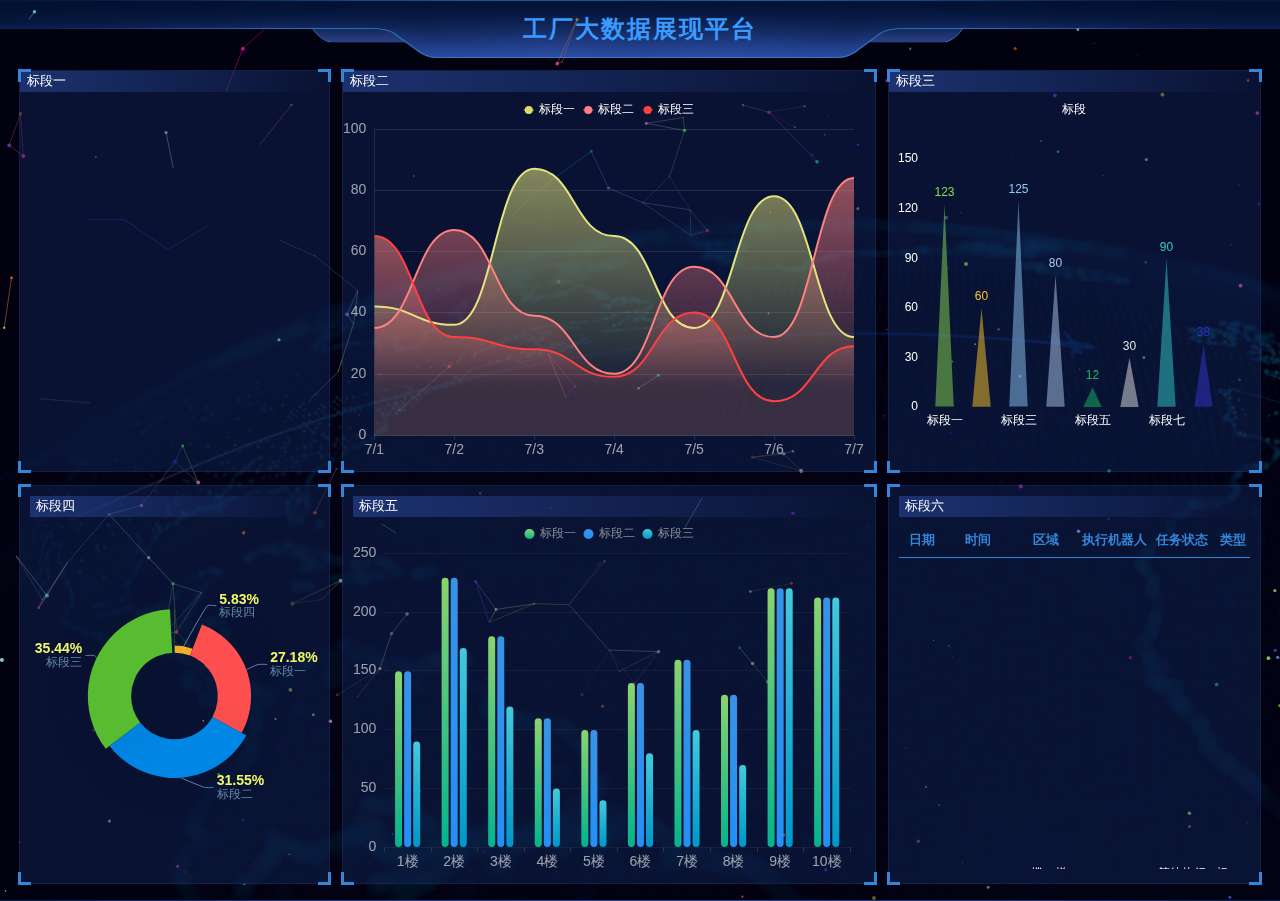
<file: index.htm>
<!DOCTYPE html>
<html>

<head>
    <meta http-equiv="Access-Control-Allow-Origin" content="*" charset="utf-8">
    <!-- <meta http-equiv="refresh" content="5;url=file:///D:/%E6%A1%8C%E9%9D%A2/zhh/%E5%85%AC%E5%8F%B8code/js/Factory/index111.htm"> -->
    <title>index</title>
    <script type="text/javascript" src="js/jquery.js"></script>
    <script type="text/javascript" src="js/echarts.min.js"></script>
    <link rel="stylesheet" href="css/comon0.css" />
</head>

<body>
    <div class="loading">
        <div class="loadbox"><img src="images/loading.gif" /> 页面加载中...</div>
    </div>
    <div class="canvas">
        <canvas width="100%" height="100%"></canvas>
    </div>
    <div class="head">
        <h1><a href="">工厂大数据展现平台</a></h1>
    </div>
    <div class="mainbox">
        <div class="topnav">
            <ul class="clearfix">
                <li>
                    <div class="boxall" style="padding: 0">
                        <div class="tit01">
                            标段一
                        </div>
                        <!-- <div class="boxnav nav03" id="echart4"></div> -->

                        <div class="boxnav nav03">
                            <div class="listnav scrollDiv1">
                                <div id="taskinfo1">
                                    <div class="Lot_first">
                                        <div class="Lot_word" title="标段一">标段一</div>
                                        <div class="Lot_color">
                                            <div class="first_right"></div>
                                            <div class="second_right" style="width: 10%;"></div>
                                        </div>
                                        <div class="Lot_Num">10%</div>
                                    </div>
                                    <div class="Lot_first">
                                        <div class="Lot_word" title="标段二">标段二</div>
                                        <div class="Lot_color">
                                            <div class="first_right"></div>
                                            <div class="second_right" style="width: 60%;"></div>
                                        </div>
                                        <div class="Lot_Num">60%</div>
                                    </div>
                                    <div class="Lot_first">
                                        <div class="Lot_word" title="标段三">标段三</div>
                                        <div class="Lot_color">
                                            <div class="first_right"></div>
                                            <div class="second_right" style="width: 40%;"></div>
                                        </div>
                                        <div class="Lot_Num">40%</div>
                                    </div>
                                    <div class="Lot_first">
                                        <div class="Lot_word" title="标段四">标段四</div>
                                        <div class="Lot_color">
                                            <div class="first_right"></div>
                                            <div class="second_right" style="width: 80%;"></div>
                                        </div>
                                        <div class="Lot_Num">80%</div>
                                    </div>
                                    <div class="Lot_first">
                                        <div class="Lot_word" title="标段五">标段五</div>
                                        <div class="Lot_color">
                                            <div class="first_right"></div>
                                            <div class="second_right" style="width: 10%;"></div>
                                        </div>
                                        <div class="Lot_Num">10%</div>
                                    </div>
                                    <div class="Lot_first">
                                        <div class="Lot_word" title="标段六">标段六</div>
                                        <div class="Lot_color">
                                            <div class="first_right"></div>
                                            <div class="second_right" style="width: 100%;"></div>
                                        </div>
                                        <div class="Lot_Num">100%</div>
                                    </div>
                                    <div class="Lot_first">
                                        <div class="Lot_word" title="标段七">标段七</div>
                                        <div class="Lot_color">
                                            <div class="first_right"></div>
                                            <div class="second_right" style="width: 80%;"></div>
                                        </div>
                                        <div class="Lot_Num">80%</div>
                                    </div>
                                    <div class="Lot_first">
                                        <div class="Lot_word" title="标段八">标段八</div>
                                        <div class="Lot_color">
                                            <div class="first_right"></div>
                                            <div class="second_right" style="width: 80%;"></div>
                                        </div>
                                        <div class="Lot_Num">80%</div>
                                    </div>
                                </div>
                            </div>
                        </div>
                        <div class="boxfoot"></div>
                    </div>
                </li>
                <li>
                    <div class="boxall" style="padding: 0">
                        <div class="tit01">标段二</div>
                        <div class="boxnav nav03" id="echart3"></div>
                        <div class="boxfoot"></div>
                    </div>
                </li>
                <li>
                    <div class="boxall" style="padding: 0">
                        <div class="tit01">标段三</div>
                        <div class="boxnav nav03" id="echart5"></div>
                        <div class="boxfoot"></div>
                    </div>
                </li>
            </ul>
        </div>
        <div class="" style="height: calc(50% - 0.25rem)">
            <ul class="ulheight">
                <li>
                    <div class="boxall">
                        <div class="tit01">标段四</div>
                        <div class="boxnav nav03" id="echart1"></div>
                        <div class="boxfoot"></div>
                    </div>
                </li>
                <li>
                    <div class="boxall">
                        <div class="tit01">标段五</div>
                        <div class="boxnav nav03" id="echart2"></div>
                        <div class="boxfoot"></div>
                    </div>
                </li>
                <li>
                    <div class="boxall">
                        <div class="tit01">标段六</div>
                        <div class="boxnav nav03">
                            <div class="listhead">
                                <span>日期</span>
                                <span>时间</span>
                                <span>区域</span>
                                <span>执行机器人</span>
                                <span>任务状态</span>
                                <span>类型</span>
                            </div>
                            <div class="listnav scrollDiv">
                                <ul>
                                    <div id="taskinfo">
                                        <li>
                                            <span>7/8</span>
                                            <span>10:21:13</span>
                                            <span>2楼21梯</span>
                                            <span>AGV02</span>
                                            <span>等待执行</span>
                                            <span title="标段一">标段一</span>
                                        </li>
                                        <li>
                                            <span>7/8</span>
                                            <span>10:21:13</span>
                                            <span>2楼21梯</span>
                                            <span>AGV06</span>
                                            <span>等待执行</span>
                                            <span title="标段二">标段二</span>
                                        </li>
                                        <li>
                                            <span>7/8</span>
                                            <span>10:21:13</span>
                                            <span>2楼21梯</span>
                                            <span>AGV01</span>
                                            <span>等待执行</span>
                                            <span title="标段三">标段三</span>
                                        </li>
                                        <li>
                                            <span>7/7</span>
                                            <span>15:21:3</span>
                                            <span>2楼21梯</span>
                                            <span>AGV03</span>
                                            <span>等待执行</span>
                                            <span title="标段一">标段一</span>
                                        </li>
                                    </div>
                                </ul>
                            </div>
                        </div>
                        <div class="boxfoot"></div>
                    </div>
                </li>
            </ul>
        </div>
    </div>

    <script language="JavaScript" src="js/js.js"></script>
    <script type="text/javascript" src="js/jquery.countup.min.js"></script>
    <script type="text/javascript" src="js/jquery.waypoints.min.js"></script>
    <script src="js/jquery.liMarquee.js"></script>
    <script type="text/javascript">
        $('.counter').countUp()
        $(function () {
            $('.scrollDiv').liMarquee({
                direction: 'up', //身上滚动
                runshort: true, //内容不足时不滚动
                scrollamount: 15 //速度
            })
            $('.scrollDiv1').liMarquee({
                direction: 'up', //身上滚动
                runshort: true, //内容不足时不滚动
                scrollamount: 15 //速度
            })
            var temp = "";
            //var temp="<li><span>23</span><span>44</span><span>22</span></li><li><span>23</span><span>44</span><span>22</span></li>";
            //$('#taskinfo').html(temp);
            // GetTaskInfo();
            setInterval(GetTaskInfo, 1000 * 60 * 10);
            function GetTaskInfo() {
                temp = "";
                $.post("http://39.108.69.97:17739/GfyService.asmx/GetTaskInfo", {}, function (data) {
                    for (var i = 0; i < 20; i++) {
                        var obj = eval(data);
                        var temptime = "";
                        var tempdate = ""; //2023/10/30 15:12:49
                        var temp01 = "";
                        if (obj[i].CallTime.length > 0) {
                            var arr = obj[i].CallTime.split(" ");
                            tempdate = arr[0].substring(5); //10/30
                            temptime = arr[1]; 				//15:12:49
                            if (temptime.length != 8) {
                                temptime = "0" + temptime;
                            }
                        }
                        //if(tempdate.indexOf("/")!=-1)
                        //{
                        //    tempdate=tempdate.replace('/','0')
                        //}
                        temp += "<li><span>" + tempdate + "</span><span>" + temptime + "</span><span>";
                        var sT = "";
                        switch (obj[i].Area) {
                            case "DT08":
                                sT = "21梯";
                                break;
                            case "DT18":
                                sT += "11梯";
                                break;
                            case "DT06":
                                sT += "14梯";
                                break;
                            default:
                                sT = "21梯";
                                break;
                        }
                        temp += obj[i].Floor + "楼" + sT + "</span><span>";
                        if (obj[i].ExeAgv != null) {
                            if (obj[i].ExeAgv != "") {
                                temp += obj[i].ExeAgv;
                            } else {
                                temp += "AGV02";
                            }
                        }
                        temp += "</span><span>";
                        switch (obj[i].Status) {
                            case "0":
                                temp += "等待执行";
                                break;
                            case "1":
                                temp += "正在执行";
                                break;
                            case "2":
                                temp += "完成";
                                break;
                            default:
                                temp += "等待执行";
                                break;
                        }
                        temp += "</span><span>";
                        switch (obj[i].RubbishType) {
                            case "1":
                                temp += "感染类";
                                break;
                            case "2":
                                temp += "病理类";
                                break;
                            case "3":
                                temp += "损伤类";
                                break;
                            default:
                                temp += "感染类";
                                break;
                        }
                        temp += "</span></li>";
                    }
                    $('#taskinfo').html(temp);
                    //$('#taskinfo').innerHTML(temp);								
                });
            }
        })
    </script>
    <script>
        $(function () {
            var canvas = document.querySelector('canvas'),
                ctx = canvas.getContext('2d')
            canvas.width = window.innerWidth
            canvas.height = window.innerHeight
            ctx.lineWidth = 0.3
            ctx.strokeStyle = new Color(150).style
            var mousePosition = {
                x: (30 * canvas.width) / 100,
                y: (30 * canvas.height) / 100
            }
            var dots = {
                nb: 250,
                distance: 50,
                d_radius: 400,
                array: []
            }
            function colorValue(min) {
                return Math.floor(Math.random() * 255 + min)
            }
            function createColorStyle(r, g, b) {
                return 'rgba(' + r + ',' + g + ',' + b + ', 0.8)'
            }
            function mixComponents(comp1, weight1, comp2, weight2) {
                return (comp1 * weight1 + comp2 * weight2) / (weight1 + weight2)
            }
            function averageColorStyles(dot1, dot2) {
                var color1 = dot1.color,
                    color2 = dot2.color
                var r = mixComponents(color1.r, dot1.radius, color2.r, dot2.radius),
                    g = mixComponents(color1.g, dot1.radius, color2.g, dot2.radius),
                    b = mixComponents(color1.b, dot1.radius, color2.b, dot2.radius)
                return createColorStyle(Math.floor(r), Math.floor(g), Math.floor(b))
            }
            function Color(min) {
                min = min || 0
                this.r = colorValue(min)
                this.g = colorValue(min)
                this.b = colorValue(min)
                this.style = createColorStyle(this.r, this.g, this.b)
            }
            function Dot() {
                this.x = Math.random() * canvas.width
                this.y = Math.random() * canvas.height
                this.vx = -0.5 + Math.random()
                this.vy = -0.5 + Math.random()
                this.radius = Math.random() * 2
                this.color = new Color()
                //console.log(this)
            }
            Dot.prototype = {
                draw: function () {
                    ctx.beginPath()
                    ctx.fillStyle = this.color.style
                    ctx.arc(this.x, this.y, this.radius, 0, Math.PI * 2, false)
                    ctx.fill()
                }
            }
            function createDots() {
                for (i = 0; i < dots.nb; i++) {
                    dots.array.push(new Dot())
                }
            }
            function moveDots() {
                for (i = 0; i < dots.nb; i++) {
                    var dot = dots.array[i]
                    if (dot.y < 0 || dot.y > canvas.height) {
                        dot.vx = dot.vx
                        dot.vy = -dot.vy
                    } else if (dot.x < 0 || dot.x > canvas.width) {
                        dot.vx = -dot.vx
                        dot.vy = dot.vy
                    }
                    dot.x += dot.vx
                    dot.y += dot.vy
                }
            }
            function connectDots() {
                for (i = 0; i < dots.nb; i++) {
                    for (j = 0; j < dots.nb; j++) {
                        i_dot = dots.array[i]
                        j_dot = dots.array[j]
                        if (
                            i_dot.x - j_dot.x < dots.distance &&
                            i_dot.y - j_dot.y < dots.distance &&
                            i_dot.x - j_dot.x > -dots.distance &&
                            i_dot.y - j_dot.y > -dots.distance
                        ) {
                            if (
                                i_dot.x - mousePosition.x < dots.d_radius &&
                                i_dot.y - mousePosition.y < dots.d_radius &&
                                i_dot.x - mousePosition.x > -dots.d_radius &&
                                i_dot.y - mousePosition.y > -dots.d_radius
                            ) {
                                ctx.beginPath()
                                ctx.strokeStyle = averageColorStyles(i_dot, j_dot)
                                ctx.moveTo(i_dot.x, i_dot.y)
                                ctx.lineTo(j_dot.x, j_dot.y)
                                ctx.stroke()
                                ctx.closePath()
                            }
                        }
                    }
                }
            }
            function drawDots() {
                for (i = 0; i < dots.nb; i++) {
                    var dot = dots.array[i]
                    dot.draw()
                }
            }
            function animateDots() {
                ctx.clearRect(0, 0, canvas.width, canvas.height)
                moveDots()
                connectDots()
                drawDots()
                requestAnimationFrame(animateDots)
            }
            $('canvas').on('mousemove', function (e) {
                mousePosition.x = e.pageX
                mousePosition.y = e.pageY
            })
            $('canvas').on('mouseleave', function (e) {
                mousePosition.x = canvas.width / 2
                mousePosition.y = canvas.height / 2
            })
            createDots()
            requestAnimationFrame(animateDots)
        })
    </script>
</body>

</html>
</file>
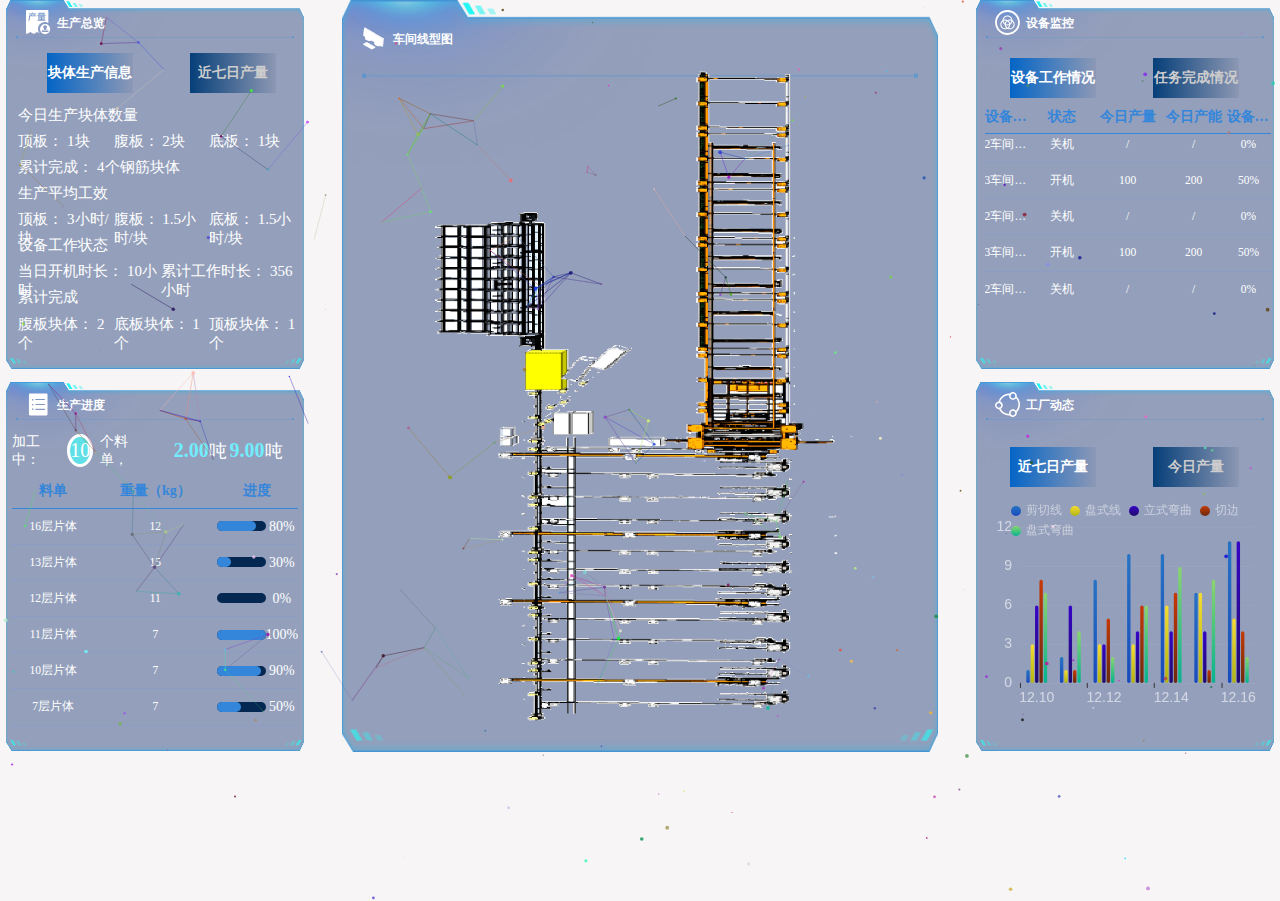
<file: details.htm>
<!DOCTYPE html>
<html>
  <head>
    <meta
      http-equiv="Access-Control-Allow-Origin"
      content="*"
      charset="utf-8"
    />
    <!-- <meta http-equiv="refresh" content="5;url=file:///D:/%E6%A1%8C%E9%9D%A2/zhh/%E5%85%AC%E5%8F%B8code/js/Factory/indexpage.htm"/> -->
    <title>index</title>
    <script type="text/javascript" src="js/jquery.js"></script>
    <script type="text/javascript" src="js/echarts.min.js"></script>
    <link rel="stylesheet" href="css/public.css" />
    <link rel="stylesheet" href="css/css3.css" />
  </head>

  <body>
    <div class="loading">
      <div class="loadbox"><img src="images/loading.gif" /> 页面加载中...</div>
    </div>
    <div class="canvas">
      <canvas width="100%" height="100%"></canvas>
    </div>
    <div class="mainbox">
      <div class="centerlight">
        <div class="center_left">
          <div class="tit01">
            <div>
              <img
                src="./images/news.svg"
                alt=""
                style="width: 25px; height: 25px"
              />
            </div>
            <div style="padding: 0rem 0.1rem">生产总览</div>
          </div>
          <div class="left_word" style="margin: -4% 2%;">
            <!-- <div class="word_top">
              <div class="title">
                <div class="CRtop"></div>
                今日产量
              </div>
              <div class="PJW">
                <div class="product">
                  <div class="pro_img">
                    <div><img src="./images/finish.svg" alt="" /></div>
                    <div style="margin-left: 10%">车丝成品</div>
                  </div>
                  <div class="pro_bg" id="pro_bg"></div>
                </div>
                <div class="product">
                  <div class="pro_img">
                    <div><img src="./images/cut.svg" alt="" /></div>
                    <div style="margin-left: 10%">剪切成品</div>
                  </div>
                  <div class="pro_bg" id="pro_bg1"></div>
                </div>
                <div class="product">
                  <div class="pro_img">
                    <div><img src="./images/bend.svg" alt="" /></div>
                    <div style="margin-left: 10%">弯曲成品</div>
                  </div>
                  <div class="pro_bg" id="pro_bg2"></div>
                </div>
              </div>
            </div>
            <div class="word_bottom">
              <div class="title">
                <div class="CRtop"></div>
                近七日产量
              </div>
              <div class="charts" id="echart1"></div>
            </div> -->

              <div class="LBtitile">
                <div class="LB_wook Title" onclick="LBDate()">块体生产信息</div>
                <div class="LB_wook" onclick="LBWeek()">近七日产量</div>
              </div>
              <div class="charts" id="echart1"></div>
          </div>
        </div>
        <div class="center_left">
          <div class="tit01">
            <div>
              <img
                src="./images/Overview.svg"
                alt=""
                style="width: 25px; height: 25px"
              />
            </div>
            <div style="padding: 0rem 0.1rem">生产进度</div>
          </div>
          <div class="left_word">
            <div class="pencent_top" id="pencent_top"></div>
            <div class="pencent_bottom">
              <div class="boxnav nav03" id="BPencent"></div>
              <div class="boxfoot"></div>
            </div>
          </div>
        </div>
      </div>
      <div class="centerCen">
        <div class="tit01" style="padding: 0.4rem 0.3rem;">
          <div>
            <img
              src="./images/workshop.svg"
              alt=""
              style="width: 25px; height: 25px"
            />
          </div>
          <div style="padding: 0rem 0.1rem">车间线型图</div>
        </div>
        <img src="./images/BG.png" alt="" style="width: 90%;height: 90%;margin: -4% 5%;">
      </div>
      <div class="centerlight">
        <div class="center_left">
          <div class="tit01">
            <div>
              <img src="./images/state.svg" alt=""style="width: 25px; height: 25px"/>
            </div>
            <div style="padding: 0rem 0.1rem">设备监控</div>
          </div>
          <div class="left_word">
            <!-- <div class="look_top">
              <div class="LTFLEX">
                <div class="LTF_left">
                  <div class="LTF_IMG"><img src="./images/count.svg" alt="" style="width: 30px;height: 30px;"></div>
                  <div class="LTF_word">数控钢筋加工设备</div>
                </div>
                <div class="LTF_NUM" id="DeviceNum"></div>
              </div>
              <div class="LTFLEX">
                <div class="LTF_left">
                  <div class="LTF_IMG"><img src="./images/count1.svg" alt="" style="width: 30px;height: 30px;"></div>
                  <div class="LTF_word">小型钢筋加工设备</div>
                </div>
                <div class="LTF_NUM" id="DeviceNum1"></div>
              </div>
              <div class="LTFLEX">
                <div class="LTF_left">
                  <div class="LTF_IMG"><img src="./images/device.svg" alt="" style="width: 30px;height: 30px;"></div>
                  <div class="LTF_word">桩车</div>
                </div>
                <div class="LTF_NUM" id="DeviceNum2"></div>
              </div>
            </div> -->
            <div class="look_bot">
              <div class="LBtitile">
                <div class="LB_wook titile" onclick="wook()">设备工作情况</div>
                <div class="LB_wook" onclick="pencent()">任务完成情况</div>
              </div>
              <div class="LBcontent" id="LBcontent"></div>
            </div>
          </div>
        </div>
        <div class="center_left">
          <div class="tit01">
            <div>
              <img
                src="./images/parameter.svg"
                alt=""
                style="width: 25px; height: 25px"
              />
            </div>
            <div style="padding: 0rem 0.1rem">工厂动态</div>
          </div>
          <div class="left_word">
            <div class="LBtitile">
              <div class="LB_wook PNum" onclick="WeekNum()">近七日产量</div>
              <div class="LB_wook" onclick="TodayNum()">今日产量</div>
            </div>
            <div class="charts" id="echart2"></div>
          </div>
        </div>
      </div>
    </div>

    <script language="JavaScript" src="js/indexjs2.js"></script>
    <script type="text/javascript" src="js/jquery.countup.min.js"></script>
    <script type="text/javascript" src="js/jquery.waypoints.min.js"></script>
    <script src="js/jquery.liMarquee.js"></script>
    <script type="text/javascript">
      $(function () {
        $(".scrollDiv").liMarquee({
          direction: "up", //身上滚动
          runshort: true, //内容不足时不滚动
          scrollamount: 15, //速度
        });
        var temp = "";
        //var temp="<li><span>23</span><span>44</span><span>22</span></li><li><span>23</span><span>44</span><span>22</span></li>";
        //$('#taskinfo').html(temp);
        // GetTaskInfo();
        setInterval(GetTaskInfo, 1000 * 60 * 10);
        function GetTaskInfo() {
          temp = "";
          $.post(
            "http://39.108.69.97:17739/GfyService.asmx/GetTaskInfo",
            {},
            function (data) {
              for (var i = 0; i < 20; i++) {
                var obj = eval(data);
                var temptime = "";
                var tempdate = ""; //2023/10/30 15:12:49
                var temp01 = "";
                if (obj[i].CallTime.length > 0) {
                  var arr = obj[i].CallTime.split(" ");
                  tempdate = arr[0].substring(5); //10/30
                  temptime = arr[1]; //15:12:49
                  if (temptime.length != 8) {
                    temptime = "0" + temptime;
                  }
                }
                //if(tempdate.indexOf("/")!=-1)
                //{
                //    tempdate=tempdate.replace('/','0')
                //}
                temp +=
                  "<li><span>" +
                  tempdate +
                  "</span><span>" +
                  temptime +
                  "</span><span>";
                var sT = "";
                switch (obj[i].Area) {
                  case "DT08":
                    sT = "21梯";
                    break;
                  case "DT18":
                    sT += "11梯";
                    break;
                  case "DT06":
                    sT += "14梯";
                    break;
                  default:
                    sT = "21梯";
                    break;
                }
                temp += obj[i].Floor + "楼" + sT + "</span><span>";
                if (obj[i].ExeAgv != null) {
                  if (obj[i].ExeAgv != "") {
                    temp += obj[i].ExeAgv;
                  } else {
                    temp += "AGV02";
                  }
                }
                temp += "</span><span>";
                switch (obj[i].Status) {
                  case "0":
                    temp += "等待执行";
                    break;
                  case "1":
                    temp += "正在执行";
                    break;
                  case "2":
                    temp += "完成";
                    break;
                  default:
                    temp += "等待执行";
                    break;
                }
                temp += "</span><span>";
                switch (obj[i].RubbishType) {
                  case "1":
                    temp += "感染类";
                    break;
                  case "2":
                    temp += "病理类";
                    break;
                  case "3":
                    temp += "损伤类";
                    break;
                  default:
                    temp += "感染类";
                    break;
                }
                temp += "</span></li>";
              }
              $("#taskinfo222").html(temp);
              //$('#taskinfo').innerHTML(temp);
            }
          );
        }
      });
    </script>
    <script>
      $(function () {
        var canvas = document.querySelector("canvas"),
          ctx = canvas.getContext("2d");
        canvas.width = window.innerWidth;
        canvas.height = window.innerHeight;
        ctx.lineWidth = 0.3;
        ctx.strokeStyle = new Color(150).style;
        var mousePosition = {
          x: (30 * canvas.width) / 100,
          y: (30 * canvas.height) / 100,
        };
        var dots = {
          nb: 250,
          distance: 50,
          d_radius: 400,
          array: [],
        };
        function colorValue(min) {
          return Math.floor(Math.random() * 255 + min);
        }
        function createColorStyle(r, g, b) {
          return "rgba(" + r + "," + g + "," + b + ", 0.8)";
        }
        function mixComponents(comp1, weight1, comp2, weight2) {
          return (comp1 * weight1 + comp2 * weight2) / (weight1 + weight2);
        }
        function averageColorStyles(dot1, dot2) {
          var color1 = dot1.color,
            color2 = dot2.color;
          var r = mixComponents(color1.r, dot1.radius, color2.r, dot2.radius),
            g = mixComponents(color1.g, dot1.radius, color2.g, dot2.radius),
            b = mixComponents(color1.b, dot1.radius, color2.b, dot2.radius);
          return createColorStyle(Math.floor(r), Math.floor(g), Math.floor(b));
        }
        function Color(min) {
          min = min || 0;
          this.r = colorValue(min);
          this.g = colorValue(min);
          this.b = colorValue(min);
          this.style = createColorStyle(this.r, this.g, this.b);
        }
        function Dot() {
          this.x = Math.random() * canvas.width;
          this.y = Math.random() * canvas.height;
          this.vx = -0.5 + Math.random();
          this.vy = -0.5 + Math.random();
          this.radius = Math.random() * 2;
          this.color = new Color();
          //console.log(this)
        }
        Dot.prototype = {
          draw: function () {
            ctx.beginPath();
            ctx.fillStyle = this.color.style;
            ctx.arc(this.x, this.y, this.radius, 0, Math.PI * 2, false);
            ctx.fill();
          },
        };
        function createDots() {
          for (i = 0; i < dots.nb; i++) {
            dots.array.push(new Dot());
          }
        }
        function moveDots() {
          for (i = 0; i < dots.nb; i++) {
            var dot = dots.array[i];
            if (dot.y < 0 || dot.y > canvas.height) {
              dot.vx = dot.vx;
              dot.vy = -dot.vy;
            } else if (dot.x < 0 || dot.x > canvas.width) {
              dot.vx = -dot.vx;
              dot.vy = dot.vy;
            }
            dot.x += dot.vx;
            dot.y += dot.vy;
          }
        }
        function connectDots() {
          for (i = 0; i < dots.nb; i++) {
            for (j = 0; j < dots.nb; j++) {
              i_dot = dots.array[i];
              j_dot = dots.array[j];
              if (
                i_dot.x - j_dot.x < dots.distance &&
                i_dot.y - j_dot.y < dots.distance &&
                i_dot.x - j_dot.x > -dots.distance &&
                i_dot.y - j_dot.y > -dots.distance
              ) {
                if (
                  i_dot.x - mousePosition.x < dots.d_radius &&
                  i_dot.y - mousePosition.y < dots.d_radius &&
                  i_dot.x - mousePosition.x > -dots.d_radius &&
                  i_dot.y - mousePosition.y > -dots.d_radius
                ) {
                  ctx.beginPath();
                  ctx.strokeStyle = averageColorStyles(i_dot, j_dot);
                  ctx.moveTo(i_dot.x, i_dot.y);
                  ctx.lineTo(j_dot.x, j_dot.y);
                  ctx.stroke();
                  ctx.closePath();
                }
              }
            }
          }
        }
        function drawDots() {
          for (i = 0; i < dots.nb; i++) {
            var dot = dots.array[i];
            dot.draw();
          }
        }
        function animateDots() {
          ctx.clearRect(0, 0, canvas.width, canvas.height);
          moveDots();
          connectDots();
          drawDots();
          requestAnimationFrame(animateDots);
        }
        $("canvas").on("mousemove", function (e) {
          mousePosition.x = e.pageX;
          mousePosition.y = e.pageY;
        });
        $("canvas").on("mouseleave", function (e) {
          mousePosition.x = canvas.width / 2;
          mousePosition.y = canvas.height / 2;
        });
        createDots();
        requestAnimationFrame(animateDots);
      });
    </script>
  </body>
</html>
</file>
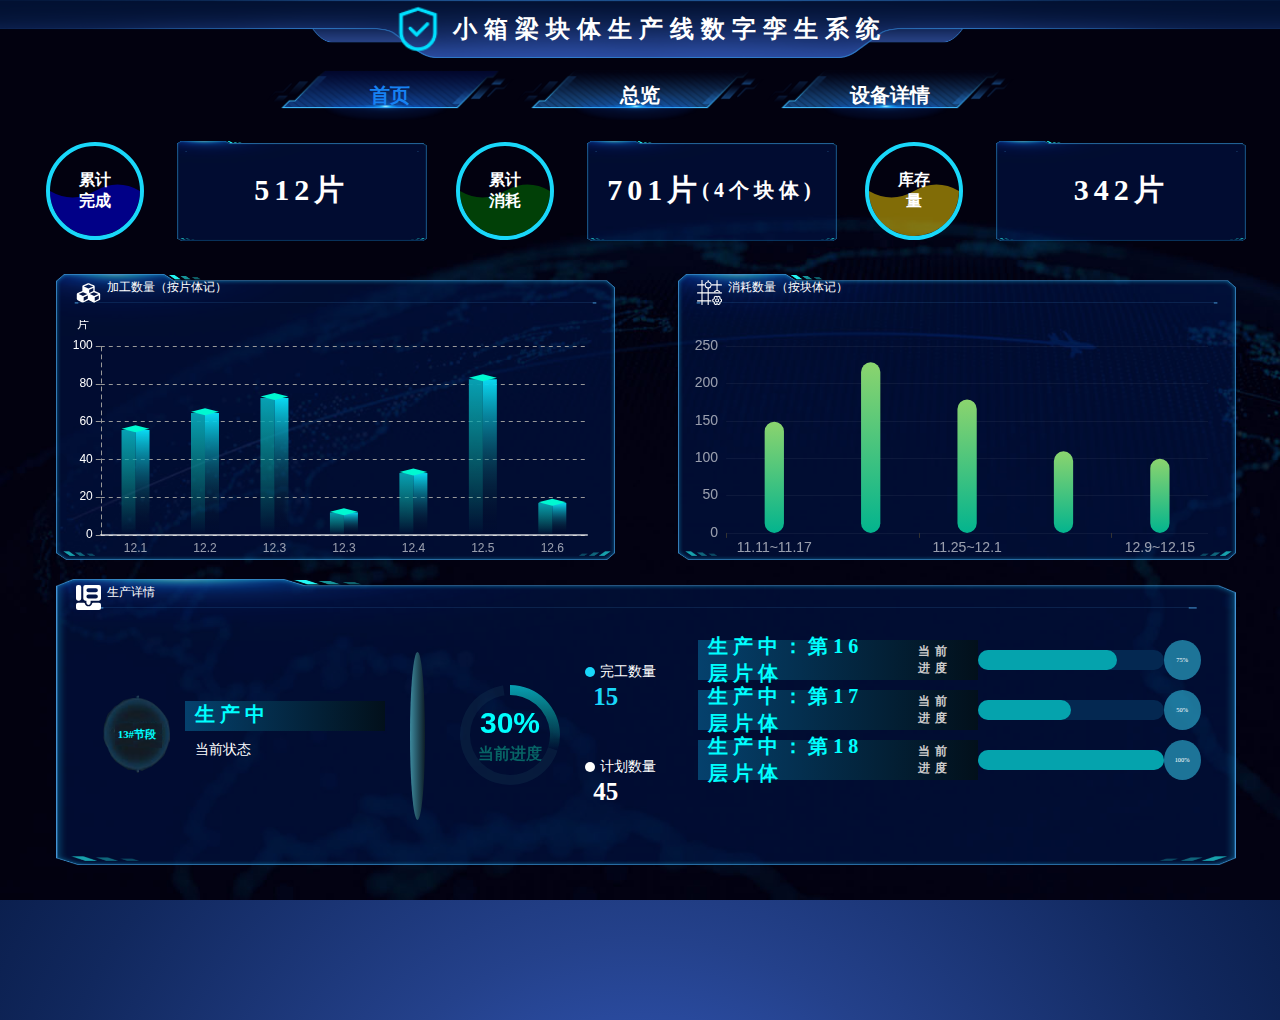
<file: indexpage.htm>
<!DOCTYPE html>
<html>
  <head>
    <meta
      http-equiv="Access-Control-Allow-Origin"
      content="*"
      charset="utf-8"
    />
    <!-- <meta http-equiv="refresh" content="5;url=file:///D:/%E6%A1%8C%E9%9D%A2/zhh/%E5%85%AC%E5%8F%B8code/js/Factory/start.htm"> -->
    <title>index</title>
    <script type="text/javascript" src="js/jquery.js"></script>
    <script type="text/javascript" src="js/echarts.min.js"></script>
    <link rel="stylesheet" href="css/css.css" />
  </head>

  <body>
    <div class="loading">
      <div class="loadbox"><img src="images/loading.gif" /> 页面加载中...</div>
    </div>
    <div class="canvas">
      <canvas width="100%" height="100%"></canvas>
    </div>
    <div class="head">
      <h1>
        <img src="images/Safety.png" alt="" style="width: 50px; height: 50px" />
        <a href="">小箱梁块体生产线数字孪生系统</a>
      </h1>
    </div>
    <div class="foot">
      <div class="button button1 btns_image" onclick="startpage()">首页</div>
      <div class="button btns_image" onclick="overview()">总览</div>
      <div class="button btns_image" onclick="details()">设备详情</div>
      <!-- <div class="button btns_image" onclick="overview1()">总部设备</div> -->
    </div>
    <!-- <div class="mainbox">
      <div class="toplight">
        <div
          class="topbox"
          style="padding: 0; display: flex; align-items: center"
        >
          <div class="percent percent2">
            <div class="percent-text">累计完成</div>
            <svg
              xmlns="http://www.w3.org/2000/svg"
              xmlns:xlink="http://www.w3.org/1999/xlink"
              style="
                margin: auto;
                background: rgb() none repeat scroll 0% 0%;
                display: block;
              "
              viewBox="0 0 100 100"
              preserveAspectRatio="xMidYMid"
            >
              <circle
                cx="50"
                cy="50"
                r="50"
                stroke="blue"
                stroke-width="0"
                fill="none"
              ></circle>
              <path
                d="M0 50 Q25 30 50 50 Q75 70 100 50 A50 50 0 0 1 0 50"
                fill="blue"
                opacity="0.5"
              >
                <animate
                  attributeName="d"
                  repeatCount="indefinite"
                  dur="2s"
                  calcMode="spline"
                  keyTimes="0;0.5;1"
                  values="M0 50 Q25 30 50 50 Q75 70 100 50 A50 50 0 0 1 0 50;M0 50 Q25 70 50 50 Q75 30 100 50 A50 50 0 0 1 0 50;M0 50 Q25 30 50 50 Q75 70 100 50 A50 50 0 0 1 0 50"
                  keySplines="0.5 0 0.5 1;0.5 0 0.5 1"
                ></animate>
              </path>
            </svg>
          </div>
          <div class="top_word">512片</div>
        </div>
        <div
          class="topbox"
          style="padding: 0; display: flex; align-items: center"
        >
          <div class="percent percent2">
            <div class="percent-text">累计消耗</div>
            <svg
              xmlns="http://www.w3.org/2000/svg"
              xmlns:xlink="http://www.w3.org/1999/xlink"
              style="
                margin: auto;
                background: rgb() none repeat scroll 0% 0%;
                display: block;
              "
              viewBox="0 0 100 100"
              preserveAspectRatio="xMidYMid"
            >
              <circle
                cx="50"
                cy="50"
                r="50"
                stroke="green"
                stroke-width="0"
                fill="none"
              ></circle>
              <path
                d="M0 50 Q25 30 50 50 Q75 70 100 50 A50 50 0 0 1 0 50"
                fill="green"
                opacity="0.5"
              >
                <animate
                  attributeName="d"
                  repeatCount="indefinite"
                  dur="2s"
                  calcMode="spline"
                  keyTimes="0;0.5;1"
                  values="M0 50 Q25 30 50 50 Q75 70 100 50 A50 50 0 0 1 0 50;M0 50 Q25 70 50 50 Q75 30 100 50 A50 50 0 0 1 0 50;M0 50 Q25 30 50 50 Q75 70 100 50 A50 50 0 0 1 0 50"
                  keySplines="0.5 0 0.5 1;0.5 0 0.5 1"
                ></animate>
              </path>
            </svg>
          </div>
          <div class="top_word">
            172片
            <span style="font-size: 20px">(4个块体)</span>
          </div>
        </div>
        <div
          class="topbox"
          style="padding: 0; display: flex; align-items: center"
        >
          <div class="percent percent2">
            <div class="percent-text">库存量</div>
            <svg
              xmlns="http://www.w3.org/2000/svg"
              xmlns:xlink="http://www.w3.org/1999/xlink"
              style="
                margin: auto;
                background: rgb() none repeat scroll 0% 0%;
                display: block;
              "
              viewBox="0 0 100 100"
              preserveAspectRatio="xMidYMid"
            >
              <circle
                cx="50"
                cy="50"
                r="50"
                stroke="Gold"
                stroke-width="0"
                fill="none"
              ></circle>
              <path
                d="M0 50 Q25 30 50 50 Q75 70 100 50 A50 50 0 0 1 0 50"
                fill="Gold"
                opacity="0.5"
              >
                <animate
                  attributeName="d"
                  repeatCount="indefinite"
                  dur="2s"
                  calcMode="spline"
                  keyTimes="0;0.5;1"
                  values="M0 50 Q25 30 50 50 Q75 70 100 50 A50 50 0 0 1 0 50;M0 50 Q25 70 50 50 Q75 30 100 50 A50 50 0 0 1 0 50;M0 50 Q25 30 50 50 Q75 70 100 50 A50 50 0 0 1 0 50"
                  keySplines="0.5 0 0.5 1;0.5 0 0.5 1"
                ></animate>
              </path>
            </svg>
          </div>
          <div class="top_word">342片</div>
        </div>
      </div>
      <div class="centerlight">
        <div class="center_left">
          <div class="tit01">
            <div>
              <img
                src="./images/moxing.svg"
                alt=""
                style="width: 25px; height: 25px"
              />
            </div>
            <div style="padding: 0rem 0.1rem">加工数量（按片体记）</div>
          </div>
          <div class="boxnav nav03" id="echart1"></div>
        </div>
        <div class="center_left">
          <div class="tit01">
            <div>
              <img
                src="./images/grid.svg"
                alt=""
                style="width: 25px; height: 25px"
              />
            </div>
            <div style="padding: 0rem 0.1rem">消耗数量（按块体记）</div>
          </div>
          <div class="boxnav nav03" id="echart2"></div>
        </div>
      </div>
      <div class="centerlight">
        <div class="center_left">
          <div class="tit01">
            <div>
              <img
                src="./images/file.svg"
                alt=""
                style="width: 25px; height: 25px"
              />
            </div>
            <div style="padding: 0rem 0.1rem">生产详情</div>
          </div>
          <div class="bottom">
            <div class="bottom_left">
              <div class="BLeft">13#节段</div>
              <div class="BRight">
                <div class="RTop">生产中</div>
                <div class="RBottom">当前状态</div>
              </div>
            </div>
            <div class="gradient-line">
            </div>
            <div class="bottom_center">
              <div class="CLeft" id="echart3"></div>
              <div class="CRight">
                <div class="CRight_top">
                  <div class="CRT">
                    <div class="CRtop"></div>
                    <div>完工数量</div>
                  </div>
                  <div class="CRNum">15</div>
                </div>
                <div class="CRight_top">
                  <div class="CRT">
                    <div class="CRtop1"></div>
                    <div>计划数量</div>
                  </div>
                  <div class="CRNum1">45</div>
                </div>
              </div>
            </div>
            <div class="bottom_right">
              <div class="BRTOP">
                <div class="BRTOP_left">生产中：第16层片体
                   <span style="font-size: 12px; color: #ccc;margin-left: 15%;">当前进度</span>
                </div>
                <div class="progress-container">
                  <div class="progress-bar" style="width: 75%;"></div>
                </div>
                <div class="progress-num">75%</div>
              </div>
              <div class="BRTOP">
                <div class="BRTOP_left">生产中：第17层片体
                   <span style="font-size: 12px; color: #ccc;margin-left: 15%;">当前进度</span>
                </div>
                <div class="progress-container">
                  <div class="progress-bar" style="width: 55%;"></div>
                </div>
                <div class="progress-num">55%</div>
              </div>
              <div class="BRTOP">
                <div class="BRTOP_left">生产中：第18层片体
                   <span style="font-size: 12px; color: #ccc;margin-left: 15%;">当前进度</span>
                </div>
                <div class="progress-container">
                  <div class="progress-bar" style="width: 100%;"></div>
                </div>
                <div class="progress-num">100%</div>
              </div>
            </div>
          </div>
        </div>
      </div>
    </div> -->
    <iframe id="myframe" src="" frameborder="0"></iframe>

    <script language="JavaScript" src="js/js.js"></script>
    <script type="text/javascript" src="js/jquery.countup.min.js"></script>
    <script type="text/javascript" src="js/jquery.waypoints.min.js"></script>
    <script src="js/jquery.liMarquee.js"></script>
    <script type="text/javascript">
      $(".counter").countUp();
      $(function () {
        $(".scrollDiv").liMarquee({
          direction: "up", //身上滚动
          runshort: true, //内容不足时不滚动
          scrollamount: 15, //速度
        });
        $(".scrollDiv1").liMarquee({
          direction: "up", //身上滚动
          runshort: true, //内容不足时不滚动
          scrollamount: 15, //速度
        });
        var temp = "";
        //var temp="<li><span>23</span><span>44</span><span>22</span></li><li><span>23</span><span>44</span><span>22</span></li>";
        //$('#taskinfo').html(temp);
        // GetTaskInfo();
        setInterval(GetTaskInfo, 1000 * 60 * 10);
        function GetTaskInfo() {
          temp = "";
          $.post(
            "http://39.108.69.97:17739/GfyService.asmx/GetTaskInfo",
            {},
            function (data) {
              for (var i = 0; i < 20; i++) {
                var obj = eval(data);
                var temptime = "";
                var tempdate = ""; //2023/10/30 15:12:49
                var temp01 = "";
                if (obj[i].CallTime.length > 0) {
                  var arr = obj[i].CallTime.split(" ");
                  tempdate = arr[0].substring(5); //10/30
                  temptime = arr[1]; //15:12:49
                  if (temptime.length != 8) {
                    temptime = "0" + temptime;
                  }
                }
                //if(tempdate.indexOf("/")!=-1)
                //{
                //    tempdate=tempdate.replace('/','0')
                //}
                temp +=
                  "<li><span>" +
                  tempdate +
                  "</span><span>" +
                  temptime +
                  "</span><span>";
                var sT = "";
                switch (obj[i].Area) {
                  case "DT08":
                    sT = "21梯";
                    break;
                  case "DT18":
                    sT += "11梯";
                    break;
                  case "DT06":
                    sT += "14梯";
                    break;
                  default:
                    sT = "21梯";
                    break;
                }
                temp += obj[i].Floor + "楼" + sT + "</span><span>";
                if (obj[i].ExeAgv != null) {
                  if (obj[i].ExeAgv != "") {
                    temp += obj[i].ExeAgv;
                  } else {
                    temp += "AGV02";
                  }
                }
                temp += "</span><span>";
                switch (obj[i].Status) {
                  case "0":
                    temp += "等待执行";
                    break;
                  case "1":
                    temp += "正在执行";
                    break;
                  case "2":
                    temp += "完成";
                    break;
                  default:
                    temp += "等待执行";
                    break;
                }
                temp += "</span><span>";
                switch (obj[i].RubbishType) {
                  case "1":
                    temp += "感染类";
                    break;
                  case "2":
                    temp += "病理类";
                    break;
                  case "3":
                    temp += "损伤类";
                    break;
                  default:
                    temp += "感染类";
                    break;
                }
                temp += "</span></li>";
              }
              $("#taskinfo").html(temp);
              //$('#taskinfo').innerHTML(temp);
            }
          );
        }
      });
    </script>
    <script>
      $(function () {
        var canvas = document.querySelector("canvas"),
          ctx = canvas.getContext("2d");
        canvas.width = window.innerWidth;
        canvas.height = window.innerHeight;
        ctx.lineWidth = 0.3;
        ctx.strokeStyle = new Color(150).style;
        var mousePosition = {
          x: (30 * canvas.width) / 100,
          y: (30 * canvas.height) / 100,
        };
        var dots = {
          nb: 250,
          distance: 50,
          d_radius: 400,
          array: [],
        };
        function colorValue(min) {
          return Math.floor(Math.random() * 255 + min);
        }
        function createColorStyle(r, g, b) {
          return "rgba(" + r + "," + g + "," + b + ", 0.8)";
        }
        function mixComponents(comp1, weight1, comp2, weight2) {
          return (comp1 * weight1 + comp2 * weight2) / (weight1 + weight2);
        }
        function averageColorStyles(dot1, dot2) {
          var color1 = dot1.color,
            color2 = dot2.color;
          var r = mixComponents(color1.r, dot1.radius, color2.r, dot2.radius),
            g = mixComponents(color1.g, dot1.radius, color2.g, dot2.radius),
            b = mixComponents(color1.b, dot1.radius, color2.b, dot2.radius);
          return createColorStyle(Math.floor(r), Math.floor(g), Math.floor(b));
        }
        function Color(min) {
          min = min || 0;
          this.r = colorValue(min);
          this.g = colorValue(min);
          this.b = colorValue(min);
          this.style = createColorStyle(this.r, this.g, this.b);
        }
        function Dot() {
          this.x = Math.random() * canvas.width;
          this.y = Math.random() * canvas.height;
          this.vx = -0.5 + Math.random();
          this.vy = -0.5 + Math.random();
          this.radius = Math.random() * 2;
          this.color = new Color();
          //console.log(this)
        }
        Dot.prototype = {
          draw: function () {
            ctx.beginPath();
            ctx.fillStyle = this.color.style;
            ctx.arc(this.x, this.y, this.radius, 0, Math.PI * 2, false);
            ctx.fill();
          },
        };
        function createDots() {
          for (i = 0; i < dots.nb; i++) {
            dots.array.push(new Dot());
          }
        }
        function moveDots() {
          for (i = 0; i < dots.nb; i++) {
            var dot = dots.array[i];
            if (dot.y < 0 || dot.y > canvas.height) {
              dot.vx = dot.vx;
              dot.vy = -dot.vy;
            } else if (dot.x < 0 || dot.x > canvas.width) {
              dot.vx = -dot.vx;
              dot.vy = dot.vy;
            }
            dot.x += dot.vx;
            dot.y += dot.vy;
          }
        }
        function connectDots() {
          for (i = 0; i < dots.nb; i++) {
            for (j = 0; j < dots.nb; j++) {
              i_dot = dots.array[i];
              j_dot = dots.array[j];
              if (
                i_dot.x - j_dot.x < dots.distance &&
                i_dot.y - j_dot.y < dots.distance &&
                i_dot.x - j_dot.x > -dots.distance &&
                i_dot.y - j_dot.y > -dots.distance
              ) {
                if (
                  i_dot.x - mousePosition.x < dots.d_radius &&
                  i_dot.y - mousePosition.y < dots.d_radius &&
                  i_dot.x - mousePosition.x > -dots.d_radius &&
                  i_dot.y - mousePosition.y > -dots.d_radius
                ) {
                  ctx.beginPath();
                  ctx.strokeStyle = averageColorStyles(i_dot, j_dot);
                  ctx.moveTo(i_dot.x, i_dot.y);
                  ctx.lineTo(j_dot.x, j_dot.y);
                  ctx.stroke();
                  ctx.closePath();
                }
              }
            }
          }
        }
        function drawDots() {
          for (i = 0; i < dots.nb; i++) {
            var dot = dots.array[i];
            dot.draw();
          }
        }
        function animateDots() {
          ctx.clearRect(0, 0, canvas.width, canvas.height);
          moveDots();
          connectDots();
          drawDots();
          requestAnimationFrame(animateDots);
        }
        $("canvas").on("mousemove", function (e) {
          mousePosition.x = e.pageX;
          mousePosition.y = e.pageY;
        });
        $("canvas").on("mouseleave", function (e) {
          mousePosition.x = canvas.width / 2;
          mousePosition.y = canvas.height / 2;
        });
        createDots();
        requestAnimationFrame(animateDots);
      });
    </script>
    <script>
      var iframe = document.getElementById("myframe");
      var webpageArray = [
        "./start.htm",
        "./overview.htm",
        "./details.htm",
        "./VideoPage.html",
      ];
      function startpage() {
        if (event && event.currentTarget.classList) {
          $(".btns_image").removeClass("button1");
          event.currentTarget.classList.add("button1");
        }
        let src = webpageArray[0];
        iframe.src = src;
        // setInterval(function () {
        //   overview();
        // }, 5000);
        return;
      }
      function overview() {
        if (event && event.currentTarget.classList) {
          $(".btns_image").removeClass("button1");
          event.currentTarget.classList.add("button1");
        }
        let src = webpageArray[1];
        iframe.src = src;
        // setInterval(function () {
        //   details();
        // }, 5000);
        return;
      }
      function details() {
        if (event && event.currentTarget.classList) {
          $(".btns_image").removeClass("button1");
          event.currentTarget.classList.add("button1");
        }
        let src = webpageArray[2];
        iframe.src = src;
        // setInterval(function () {
        //   startpage();
        // }, 5000);
        return;
      }
      function overview1() {
        if (event && event.currentTarget.classList) {
          $(".btns_image").removeClass("button1");
          event.currentTarget.classList.add("button1");
        }
      }
      startpage();
    </script>
  </body>
</html>
</file>
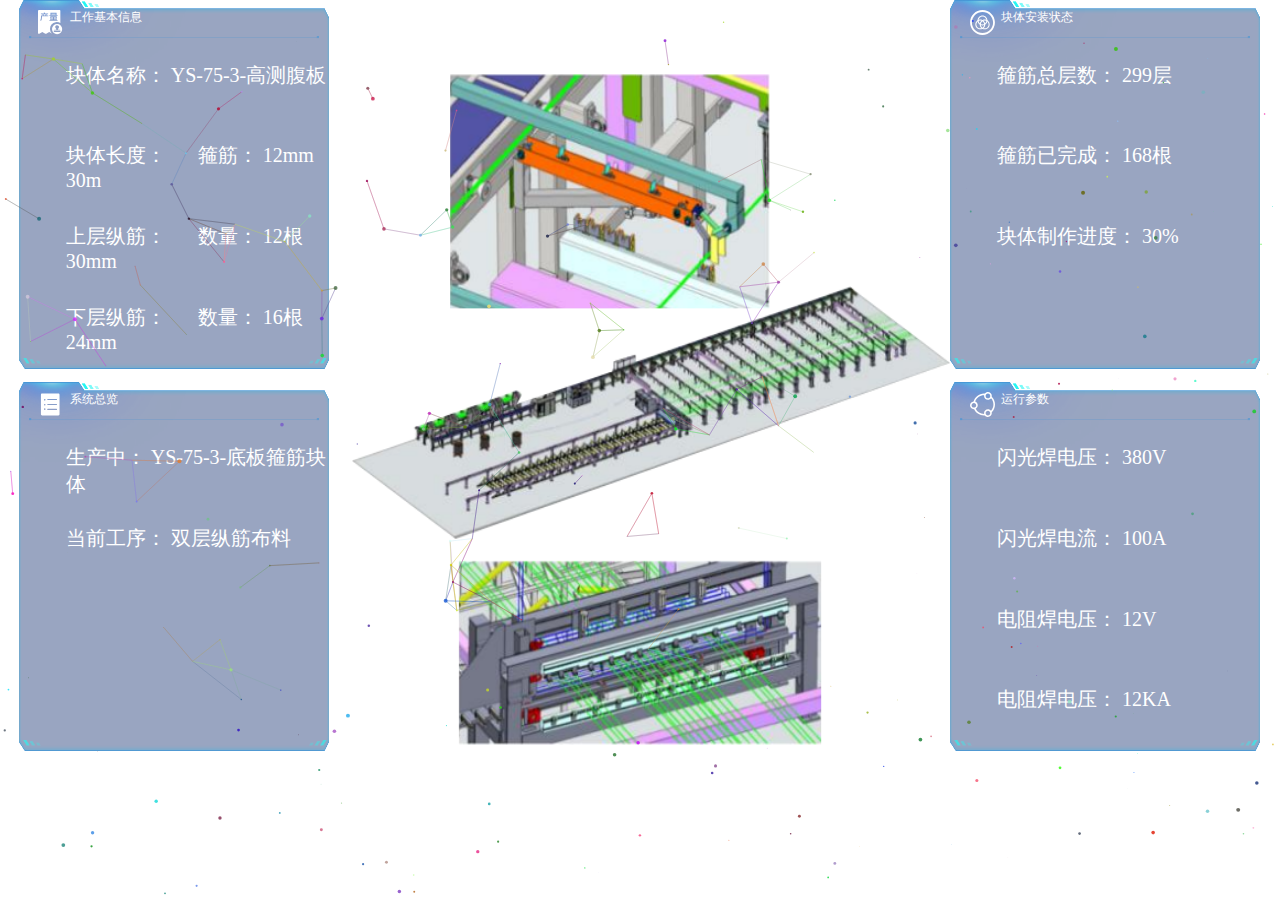
<file: overview.htm>
<!DOCTYPE html>
<html>
  <head>
    <meta
      http-equiv="Access-Control-Allow-Origin"
      content="*"
      charset="utf-8"
    />
    <!-- <meta http-equiv="refresh" content="5;url=file:///D:/%E6%A1%8C%E9%9D%A2/zhh/%E5%85%AC%E5%8F%B8code/js/Factory/indexpage.htm"/> -->
    <title>index</title>
    <script type="text/javascript" src="js/jquery.js"></script>
    <script type="text/javascript" src="js/echarts.min.js"></script>
    <link rel="stylesheet" href="css/css2.css" />
  </head>

  <body>
    <div class="loading">
      <div class="loadbox"><img src="images/loading.gif" /> 页面加载中...</div>
    </div>
    <div class="canvas">
      <canvas width="100%" height="100%"></canvas>
    </div>
    <!-- <div class="head">
      <h1>
        <img src="images/Safety.png" alt="" style="width: 50px; height: 50px" />
        <a href="">箍筋数字孪生工厂</a>
      </h1>
    </div> -->
    <div class="mainbox">
      <div class="centerlight">
        <div class="center_left">
          <div class="tit01">
            <div>
              <img
                src="./images/news.svg"
                alt=""
                style="width: 25px; height: 25px"
              />
            </div>
            <div style="padding: 0rem 0.1rem">工作基本信息</div>
          </div>
          <div class="left_word" id="TLData"></div>
        </div>
        <div class="center_left">
          <div class="tit01">
            <div>
              <img
                src="./images/Overview.svg"
                alt=""
                style="width: 25px; height: 25px"
              />
            </div>
            <div style="padding: 0rem 0.1rem">系统总览</div>
          </div>
          <div class="left_word" id="BLData"></div>
        </div>
      </div>
      <div class="centerCen">
        <img
          src="./images/Index2Center.png"
          alt=""
          style="width: 100%; height: 100%; padding-top: 10%"/>
      </div>
      <div class="centerlight">
        <div class="center_left">
          <div class="tit01">
            <div>
              <img
                src="./images/state.svg"
                alt=""
                style="width: 25px; height: 25px"
              />
            </div>
            <div style="padding: 0rem 0.1rem">块体安装状态</div>
          </div>
          <div class="left_word" id="TRData"></div>
        </div>
        <div class="center_left">
          <div class="tit01">
            <div>
              <img src="./images/parameter.svg" alt="" style="width: 25px; height: 25px"/>
            </div>
            <div style="padding: 0rem 0.1rem">运行参数</div>
          </div>
          <div class="left_word" id="BRData"></div>
        </div>
      </div>
    </div>

    <script language="JavaScript" src="js/indexjs1.js"></script>
    <script type="text/javascript" src="js/jquery.countup.min.js"></script>
    <script type="text/javascript" src="js/jquery.waypoints.min.js"></script>
    <script src="js/jquery.liMarquee.js"></script>
    <script type="text/javascript">
      $(".counter").countUp();
      $(function () {
        $(".scrollDiv").liMarquee({
          direction: "up", //身上滚动
          runshort: true, //内容不足时不滚动
          scrollamount: 15, //速度
        });
        $(".scrollDiv1").liMarquee({
          direction: "up", //身上滚动
          runshort: true, //内容不足时不滚动
          scrollamount: 15, //速度
        });
        var temp = "";
        //var temp="<li><span>23</span><span>44</span><span>22</span></li><li><span>23</span><span>44</span><span>22</span></li>";
        //$('#taskinfo').html(temp);
        // GetTaskInfo();
        setInterval(GetTaskInfo, 1000 * 60 * 10);
        function GetTaskInfo() {
          temp = "";
          $.post(
            "http://39.108.69.97:17739/GfyService.asmx/GetTaskInfo",
            {},
            function (data) {
              for (var i = 0; i < 20; i++) {
                var obj = eval(data);
                var temptime = "";
                var tempdate = ""; //2023/10/30 15:12:49
                var temp01 = "";
                if (obj[i].CallTime.length > 0) {
                  var arr = obj[i].CallTime.split(" ");
                  tempdate = arr[0].substring(5); //10/30
                  temptime = arr[1]; //15:12:49
                  if (temptime.length != 8) {
                    temptime = "0" + temptime;
                  }
                }
                //if(tempdate.indexOf("/")!=-1)
                //{
                //    tempdate=tempdate.replace('/','0')
                //}
                temp +=
                  "<li><span>" +
                  tempdate +
                  "</span><span>" +
                  temptime +
                  "</span><span>";
                var sT = "";
                switch (obj[i].Area) {
                  case "DT08":
                    sT = "21梯";
                    break;
                  case "DT18":
                    sT += "11梯";
                    break;
                  case "DT06":
                    sT += "14梯";
                    break;
                  default:
                    sT = "21梯";
                    break;
                }
                temp += obj[i].Floor + "楼" + sT + "</span><span>";
                if (obj[i].ExeAgv != null) {
                  if (obj[i].ExeAgv != "") {
                    temp += obj[i].ExeAgv;
                  } else {
                    temp += "AGV02";
                  }
                }
                temp += "</span><span>";
                switch (obj[i].Status) {
                  case "0":
                    temp += "等待执行";
                    break;
                  case "1":
                    temp += "正在执行";
                    break;
                  case "2":
                    temp += "完成";
                    break;
                  default:
                    temp += "等待执行";
                    break;
                }
                temp += "</span><span>";
                switch (obj[i].RubbishType) {
                  case "1":
                    temp += "感染类";
                    break;
                  case "2":
                    temp += "病理类";
                    break;
                  case "3":
                    temp += "损伤类";
                    break;
                  default:
                    temp += "感染类";
                    break;
                }
                temp += "</span></li>";
              }
              $("#taskinfo").html(temp);
              //$('#taskinfo').innerHTML(temp);
            }
          );
        }
      });
    </script>
    <script>
      $(function () {
        var canvas = document.querySelector("canvas"),
          ctx = canvas.getContext("2d");
        canvas.width = window.innerWidth;
        canvas.height = window.innerHeight;
        ctx.lineWidth = 0.3;
        ctx.strokeStyle = new Color(150).style;
        var mousePosition = {
          x: (30 * canvas.width) / 100,
          y: (30 * canvas.height) / 100,
        };
        var dots = {
          nb: 250,
          distance: 50,
          d_radius: 400,
          array: [],
        };
        function colorValue(min) {
          return Math.floor(Math.random() * 255 + min);
        }
        function createColorStyle(r, g, b) {
          return "rgba(" + r + "," + g + "," + b + ", 0.8)";
        }
        function mixComponents(comp1, weight1, comp2, weight2) {
          return (comp1 * weight1 + comp2 * weight2) / (weight1 + weight2);
        }
        function averageColorStyles(dot1, dot2) {
          var color1 = dot1.color,
            color2 = dot2.color;
          var r = mixComponents(color1.r, dot1.radius, color2.r, dot2.radius),
            g = mixComponents(color1.g, dot1.radius, color2.g, dot2.radius),
            b = mixComponents(color1.b, dot1.radius, color2.b, dot2.radius);
          return createColorStyle(Math.floor(r), Math.floor(g), Math.floor(b));
        }
        function Color(min) {
          min = min || 0;
          this.r = colorValue(min);
          this.g = colorValue(min);
          this.b = colorValue(min);
          this.style = createColorStyle(this.r, this.g, this.b);
        }
        function Dot() {
          this.x = Math.random() * canvas.width;
          this.y = Math.random() * canvas.height;
          this.vx = -0.5 + Math.random();
          this.vy = -0.5 + Math.random();
          this.radius = Math.random() * 2;
          this.color = new Color();
          //console.log(this)
        }
        Dot.prototype = {
          draw: function () {
            ctx.beginPath();
            ctx.fillStyle = this.color.style;
            ctx.arc(this.x, this.y, this.radius, 0, Math.PI * 2, false);
            ctx.fill();
          },
        };
        function createDots() {
          for (i = 0; i < dots.nb; i++) {
            dots.array.push(new Dot());
          }
        }
        function moveDots() {
          for (i = 0; i < dots.nb; i++) {
            var dot = dots.array[i];
            if (dot.y < 0 || dot.y > canvas.height) {
              dot.vx = dot.vx;
              dot.vy = -dot.vy;
            } else if (dot.x < 0 || dot.x > canvas.width) {
              dot.vx = -dot.vx;
              dot.vy = dot.vy;
            }
            dot.x += dot.vx;
            dot.y += dot.vy;
          }
        }
        function connectDots() {
          for (i = 0; i < dots.nb; i++) {
            for (j = 0; j < dots.nb; j++) {
              i_dot = dots.array[i];
              j_dot = dots.array[j];
              if (
                i_dot.x - j_dot.x < dots.distance &&
                i_dot.y - j_dot.y < dots.distance &&
                i_dot.x - j_dot.x > -dots.distance &&
                i_dot.y - j_dot.y > -dots.distance
              ) {
                if (
                  i_dot.x - mousePosition.x < dots.d_radius &&
                  i_dot.y - mousePosition.y < dots.d_radius &&
                  i_dot.x - mousePosition.x > -dots.d_radius &&
                  i_dot.y - mousePosition.y > -dots.d_radius
                ) {
                  ctx.beginPath();
                  ctx.strokeStyle = averageColorStyles(i_dot, j_dot);
                  ctx.moveTo(i_dot.x, i_dot.y);
                  ctx.lineTo(j_dot.x, j_dot.y);
                  ctx.stroke();
                  ctx.closePath();
                }
              }
            }
          }
        }
        function drawDots() {
          for (i = 0; i < dots.nb; i++) {
            var dot = dots.array[i];
            dot.draw();
          }
        }
        function animateDots() {
          ctx.clearRect(0, 0, canvas.width, canvas.height);
          moveDots();
          connectDots();
          drawDots();
          requestAnimationFrame(animateDots);
        }
        $("canvas").on("mousemove", function (e) {
          mousePosition.x = e.pageX;
          mousePosition.y = e.pageY;
        });
        $("canvas").on("mouseleave", function (e) {
          mousePosition.x = canvas.width / 2;
          mousePosition.y = canvas.height / 2;
        });
        createDots();
        requestAnimationFrame(animateDots);
      });
    </script>
  </body>
</html>
</file>
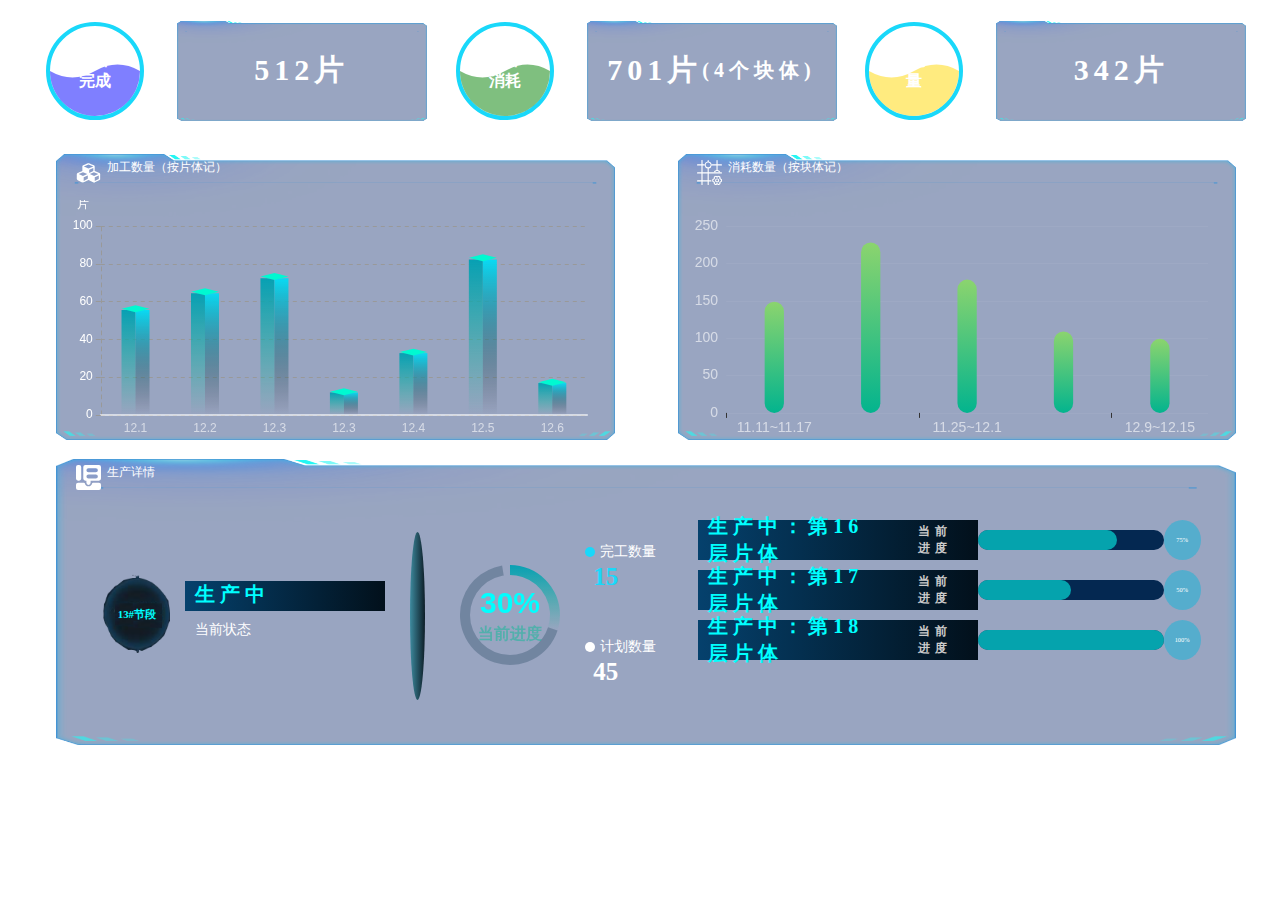
<file: start.htm>
<!DOCTYPE html>
<html>
  <head>
    <meta
      http-equiv="Access-Control-Allow-Origin"
      content="*"
      charset="utf-8"
    />
    <!-- <meta http-equiv="refresh" content="5;url=file:///D:/%E6%A1%8C%E9%9D%A2/zhh/%E5%85%AC%E5%8F%B8code/js/Factory/overview.htm"> -->
    <title>index</title>
    <script type="text/javascript" src="js/jquery.js"></script>
    <script type="text/javascript" src="js/echarts.min.js"></script>
    <link rel="stylesheet" href="css/css1.css" />
  </head>

  <body>
    <div class="loading">
      <div class="loadbox"><img src="images/loading.gif" /> 页面加载中...</div>
    </div>
    <div class="canvas">
      <canvas width="100%" height="100%"></canvas>
    </div>
    <div class="mainbox">
      <div class="toplight">
        <div
          class="topbox"
          style="padding: 0; display: flex; align-items: center">
          <div class="percent percent2">
            <div class="percent-text">累计完成</div>
            <svg
              xmlns="http://www.w3.org/2000/svg"
              xmlns:xlink="http://www.w3.org/1999/xlink"
              style="
                margin: auto;
                background: rgb() none repeat scroll 0% 0%;
                display: block;"
              viewBox="0 0 100 100"
              preserveAspectRatio="xMidYMid">
              <circle
                cx="50"
                cy="50"
                r="50"
                stroke="blue"
                stroke-width="0"
                fill="none"
              ></circle>
              <path
                d="M0 50 Q25 30 50 50 Q75 70 100 50 A50 50 0 0 1 0 50"
                fill="blue"
                opacity="0.5">
                <animate
                  attributeName="d"
                  repeatCount="indefinite"
                  dur="2s"
                  calcMode="spline"
                  keyTimes="0;0.5;1"
                  values="M0 50 Q25 30 50 50 Q75 70 100 50 A50 50 0 0 1 0 50;M0 50 Q25 70 50 50 Q75 30 100 50 A50 50 0 0 1 0 50;M0 50 Q25 30 50 50 Q75 70 100 50 A50 50 0 0 1 0 50"
                  keySplines="0.5 0 0.5 1;0.5 0 0.5 1"
                ></animate>
              </path>
            </svg>
          </div>
          <div class="top_word" id="top_word"></div>
        </div>
        <div
          class="topbox"
          style="padding: 0; display: flex; align-items: center">
          <div class="percent percent2">
            <div class="percent-text">累计消耗</div>
            <svg
              xmlns="http://www.w3.org/2000/svg"
              xmlns:xlink="http://www.w3.org/1999/xlink"
              style="
                margin: auto;
                background: rgb() none repeat scroll 0% 0%;
                display: block;"
              viewBox="0 0 100 100"
              preserveAspectRatio="xMidYMid">
              <circle
                cx="50"
                cy="50"
                r="50"
                stroke="green"
                stroke-width="0"
                fill="none"
              ></circle>
              <path
                d="M0 50 Q25 30 50 50 Q75 70 100 50 A50 50 0 0 1 0 50"
                fill="green"
                opacity="0.5">
                <animate
                  attributeName="d"
                  repeatCount="indefinite"
                  dur="2s"
                  calcMode="spline"
                  keyTimes="0;0.5;1"
                  values="M0 50 Q25 30 50 50 Q75 70 100 50 A50 50 0 0 1 0 50;M0 50 Q25 70 50 50 Q75 30 100 50 A50 50 0 0 1 0 50;M0 50 Q25 30 50 50 Q75 70 100 50 A50 50 0 0 1 0 50"
                  keySplines="0.5 0 0.5 1;0.5 0 0.5 1"
                ></animate>
              </path>
            </svg>
          </div>
          <div class="top_word" id="top_word1"></div>
        </div>
        <div
          class="topbox"
          style="padding: 0; display: flex; align-items: center">
          <div class="percent percent2">
            <div class="percent-text">库存量</div>
            <svg
              xmlns="http://www.w3.org/2000/svg"
              xmlns:xlink="http://www.w3.org/1999/xlink"
              style="
                margin: auto;
                background: rgb() none repeat scroll 0% 0%;
                display: block;"
              viewBox="0 0 100 100"
              preserveAspectRatio="xMidYMid">
              <circle
                cx="50"
                cy="50"
                r="50"
                stroke="Gold"
                stroke-width="0"
                fill="none"
              ></circle>
              <path
                d="M0 50 Q25 30 50 50 Q75 70 100 50 A50 50 0 0 1 0 50"
                fill="Gold"
                opacity="0.5">
                <animate
                  attributeName="d"
                  repeatCount="indefinite"
                  dur="2s"
                  calcMode="spline"
                  keyTimes="0;0.5;1"
                  values="M0 50 Q25 30 50 50 Q75 70 100 50 A50 50 0 0 1 0 50;M0 50 Q25 70 50 50 Q75 30 100 50 A50 50 0 0 1 0 50;M0 50 Q25 30 50 50 Q75 70 100 50 A50 50 0 0 1 0 50"
                  keySplines="0.5 0 0.5 1;0.5 0 0.5 1"
                ></animate>
              </path>
            </svg>
          </div>
          <div class="top_word" id="top_word2"></div>
        </div>
      </div>
      <div class="centerlight">
        <div class="center_left">
          <div class="tit01">
            <div>
              <img src="./images/moxing.svg" alt="" style="width: 25px; height: 25px"/>
            </div>
            <div style="padding: 0rem 0.1rem">加工数量（按片体记）</div>
          </div>
          <div class="boxnav nav03" id="echart1"></div>
        </div>
        <div class="center_left">
          <div class="tit01">
            <div>
              <img
                src="./images/grid.svg"
                alt=""
                style="width: 25px; height: 25px"
              />
            </div>
            <div style="padding: 0rem 0.1rem">消耗数量（按块体记）</div>
          </div>
          <div class="boxnav nav03" id="echart2"></div>
        </div>
      </div>
      <div class="centerlight">
        <div class="center_left">
          <div class="tit01">
            <div>
              <img
                src="./images/file.svg"
                alt=""
                style="width: 25px; height: 25px"
              />
            </div>
            <div style="padding: 0rem 0.1rem">生产详情</div>
          </div>
          <div class="bottom">
            <div class="bottom_left" id="BLData"></div>
            <div class="gradient-line">
            </div>
            <div class="bottom_center">
              <div class="CLeft" id="echart3"></div>
              <div class="CRight" id="CRData"></div>
            </div>
            <div class="bottom_right" id="BRData"></div>
          </div>
        </div>
      </div>
    </div>

    <script language="JavaScript" src="js/indexjs.js"></script>
    <script type="text/javascript" src="js/jquery.countup.min.js"></script>
    <script type="text/javascript" src="js/jquery.waypoints.min.js"></script>
    <script src="js/jquery.liMarquee.js"></script>
    <script type="text/javascript">
      $(function () {
        $(".scrollDiv").liMarquee({
          direction: "up", //身上滚动
          runshort: true, //内容不足时不滚动
          scrollamount: 15, //速度
        });
        $(".scrollDiv1").liMarquee({
          direction: "up", //身上滚动
          runshort: true, //内容不足时不滚动
          scrollamount: 15, //速度
        });
        var temp = "";
        //var temp="<li><span>23</span><span>44</span><span>22</span></li><li><span>23</span><span>44</span><span>22</span></li>";
        //$('#taskinfo').html(temp);
        // GetTaskInfo();
        setInterval(GetTaskInfo, 1000 * 60 * 10);
        function GetTaskInfo() {
          temp = "";
          $.post(
            "http://39.108.69.97:17739/GfyService.asmx/GetTaskInfo",
            {},
            function (data) {
              for (var i = 0; i < 20; i++) {
                var obj = eval(data);
                var temptime = "";
                var tempdate = ""; //2023/10/30 15:12:49
                var temp01 = "";
                if (obj[i].CallTime.length > 0) {
                  var arr = obj[i].CallTime.split(" ");
                  tempdate = arr[0].substring(5); //10/30
                  temptime = arr[1]; //15:12:49
                  if (temptime.length != 8) {
                    temptime = "0" + temptime;
                  }
                }
                //if(tempdate.indexOf("/")!=-1)
                //{
                //    tempdate=tempdate.replace('/','0')
                //}
                temp +=
                  "<li><span>" +
                  tempdate +
                  "</span><span>" +
                  temptime +
                  "</span><span>";
                var sT = "";
                switch (obj[i].Area) {
                  case "DT08":
                    sT = "21梯";
                    break;
                  case "DT18":
                    sT += "11梯";
                    break;
                  case "DT06":
                    sT += "14梯";
                    break;
                  default:
                    sT = "21梯";
                    break;
                }
                temp += obj[i].Floor + "楼" + sT + "</span><span>";
                if (obj[i].ExeAgv != null) {
                  if (obj[i].ExeAgv != "") {
                    temp += obj[i].ExeAgv;
                  } else {
                    temp += "AGV02";
                  }
                }
                temp += "</span><span>";
                switch (obj[i].Status) {
                  case "0":
                    temp += "等待执行";
                    break;
                  case "1":
                    temp += "正在执行";
                    break;
                  case "2":
                    temp += "完成";
                    break;
                  default:
                    temp += "等待执行";
                    break;
                }
                temp += "</span><span>";
                switch (obj[i].RubbishType) {
                  case "1":
                    temp += "感染类";
                    break;
                  case "2":
                    temp += "病理类";
                    break;
                  case "3":
                    temp += "损伤类";
                    break;
                  default:
                    temp += "感染类";
                    break;
                }
                temp += "</span></li>";
              }
              $("#taskinfo").html(temp);
              //$('#taskinfo').innerHTML(temp);
            }
          );
        }
      });
    </script>
    <script>
      $(function () {
        var canvas = document.querySelector("canvas"),
          ctx = canvas.getContext("2d");
        canvas.width = window.innerWidth;
        canvas.height = window.innerHeight;
        ctx.lineWidth = 0.3;
        ctx.strokeStyle = new Color(150).style;
        var mousePosition = {
          x: (30 * canvas.width) / 100,
          y: (30 * canvas.height) / 100,
        };
        var dots = {
          nb: 250,
          distance: 50,
          d_radius: 400,
          array: [],
        };
        function colorValue(min) {
          return Math.floor(Math.random() * 255 + min);
        }
        function createColorStyle(r, g, b) {
          return "rgba(" + r + "," + g + "," + b + ", 0.8)";
        }
        function mixComponents(comp1, weight1, comp2, weight2) {
          return (comp1 * weight1 + comp2 * weight2) / (weight1 + weight2);
        }
        function averageColorStyles(dot1, dot2) {
          var color1 = dot1.color,
            color2 = dot2.color;
          var r = mixComponents(color1.r, dot1.radius, color2.r, dot2.radius),
            g = mixComponents(color1.g, dot1.radius, color2.g, dot2.radius),
            b = mixComponents(color1.b, dot1.radius, color2.b, dot2.radius);
          return createColorStyle(Math.floor(r), Math.floor(g), Math.floor(b));
        }
        function Color(min) {
          min = min || 0;
          this.r = colorValue(min);
          this.g = colorValue(min);
          this.b = colorValue(min);
          this.style = createColorStyle(this.r, this.g, this.b);
        }
        function Dot() {
          this.x = Math.random() * canvas.width;
          this.y = Math.random() * canvas.height;
          this.vx = -0.5 + Math.random();
          this.vy = -0.5 + Math.random();
          this.radius = Math.random() * 2;
          this.color = new Color();
          //console.log(this)
        }
        Dot.prototype = {
          draw: function () {
            ctx.beginPath();
            ctx.fillStyle = this.color.style;
            ctx.arc(this.x, this.y, this.radius, 0, Math.PI * 2, false);
            ctx.fill();
          },
        };
        function createDots() {
          for (i = 0; i < dots.nb; i++) {
            dots.array.push(new Dot());
          }
        }
        function moveDots() {
          for (i = 0; i < dots.nb; i++) {
            var dot = dots.array[i];
            if (dot.y < 0 || dot.y > canvas.height) {
              dot.vx = dot.vx;
              dot.vy = -dot.vy;
            } else if (dot.x < 0 || dot.x > canvas.width) {
              dot.vx = -dot.vx;
              dot.vy = dot.vy;
            }
            dot.x += dot.vx;
            dot.y += dot.vy;
          }
        }
        function connectDots() {
          for (i = 0; i < dots.nb; i++) {
            for (j = 0; j < dots.nb; j++) {
              i_dot = dots.array[i];
              j_dot = dots.array[j];
              if (
                i_dot.x - j_dot.x < dots.distance &&
                i_dot.y - j_dot.y < dots.distance &&
                i_dot.x - j_dot.x > -dots.distance &&
                i_dot.y - j_dot.y > -dots.distance
              ) {
                if (
                  i_dot.x - mousePosition.x < dots.d_radius &&
                  i_dot.y - mousePosition.y < dots.d_radius &&
                  i_dot.x - mousePosition.x > -dots.d_radius &&
                  i_dot.y - mousePosition.y > -dots.d_radius
                ) {
                  ctx.beginPath();
                  ctx.strokeStyle = averageColorStyles(i_dot, j_dot);
                  ctx.moveTo(i_dot.x, i_dot.y);
                  ctx.lineTo(j_dot.x, j_dot.y);
                  ctx.stroke();
                  ctx.closePath();
                }
              }
            }
          }
        }
        function drawDots() {
          for (i = 0; i < dots.nb; i++) {
            var dot = dots.array[i];
            dot.draw();
          }
        }
        function animateDots() {
          ctx.clearRect(0, 0, canvas.width, canvas.height);
          moveDots();
          connectDots();
          drawDots();
          requestAnimationFrame(animateDots);
        }
        $("canvas").on("mousemove", function (e) {
          mousePosition.x = e.pageX;
          mousePosition.y = e.pageY;
        });
        $("canvas").on("mouseleave", function (e) {
          mousePosition.x = canvas.width / 2;
          mousePosition.y = canvas.height / 2;
        });
        createDots();
        requestAnimationFrame(animateDots);
      });
    </script>
  </body>
</html>
</file>
<file: css/comon0.css>
@charset "utf-8";

/* CSS Document */
* {
    -webkit-box-sizing: border-box;
    -moz-box-sizing: border-box;
    box-sizing: border-box
}

*,
body {
    padding: 0px;
    margin: 0px;
    color: #fff;
    ;
    font-family: "微软雅黑";
}

body {
    color: #fff;
    font-size: .1rem;
    background: #000 url(../images/bg02.jpg) no-repeat;
    /* background: #000 url(../images/aigei.gif) no-repeat; */
    background-size: cover;
}

html {
    background: -webkit-radial-gradient(50% 35%, farthest-corner, #365ec7, #24418b, #11285e, #031338);
    background: radial-gradient(50% 35%, farthest-corner, #034f8e, #034987, #02366d, #002353);
}

@font-face {
    font-family: electronicFont;
    src: url(../font/DS-DIGIT.TTF)
}

li {
    list-style-type: none;
}

table {}

i {
    margin: 0px;
    padding: 0px;
    text-indent: 0px;
}

img {
    border: none;
    max-width: 100%;
}

a {
    text-decoration: none;
    color: #399bff;
}

a.active,
a:focus {
    outline: none !important;
    text-decoration: none;
}

ol,
ul,
p,
h1,
h2,
h3,
h4,
h5,
h6 {
    padding: 0;
    margin: 0
}

a:hover {
    color: #06c;
    text-decoration: none !important
}

i,
em {
    font-style: normal;
}

.clearfix:after,
.clearfix:before {
    display: table;
    content: " "
}

.clearfix:after {
    clear: both
}

.pulll_left {
    float: left;
}

.pulll_right {
    float: right;
}

/*谷哥滚动条样式*/

::-webkit-scrollbar {
    width: 5px;
    height: 5px;
    position: absolute
}

::-webkit-scrollbar-thumb {
    background-color: #5bc0de
}

::-webkit-scrollbar-track {
    background-color: #ddd
}

/***/

.loading {
    position: fixed;
    left: 0;
    top: 0;
    font-size: .3rem;
    z-index: 1000;
    width: 100%;
    height: 100%;
    background: #1a1a1c;
    text-align: center;
}

.loadbox {
    position: absolute;
    width: 160px;
    height: 150px;
    color: #324e93;
    left: 50%;
    top: 50%;
    margin-top: -100px;
    margin-left: -75px;
}

.loadbox img {
    margin: 10px auto;
    display: block;
    width: 40px;
}


.head {
    height: .9rem;
    background: url(../images/head_bg.png) no-repeat center center;
    background-size: 100% 100%;
    position: relative;
}

.head h1 {
    color: #bde4ff;
    font-weight: bolder;
    letter-spacing: 2px;
    font-size: .38rem;
    display: flex;
    height: .9rem;
    align-items: center;
    justify-content: center;
}

.head h1 img {
    width: 2.4rem;
    display: inline-block;
    margin-right: .15rem;
}

html,
body {
    height: 100%;
}

.mainbox {
    padding: .2rem .3rem 0rem .3rem;
    height: calc(100% - .9rem);
}


.boxall {
    border: 1px solid rgba(103, 144, 255, .1);
    background: rgba(21, 45, 103, .4);
    height: 100%;
    padding: .15rem;
    position: relative;
    margin-bottom: .25rem;
    z-index: 10;
}

.boxall:before,
.boxall:after {
    position: absolute;
    width: .15rem;
    height: .15rem;
    content: "";
    border-top: 3px solid #3486da;
    top: -2px;
}

.boxall:before,
.boxfoot:before {
    border-left: 3px solid #3486da;
    left: -2px;
}

.boxall:after,
.boxfoot:after {
    border-right: 3px solid #3486da;
    right: -2px;
}

.boxfoot {
    position: absolute;
    bottom: 0;
    width: 100%;
    left: 0;
}

.boxfoot:before,
.boxfoot:after {
    position: absolute;
    width: .15rem;
    height: .15rem;
    content: "";
    border-bottom: 3px solid #3486da;
    bottom: -2px;
}

.tit01 {
    background: linear-gradient(to right, rgba(48, 82, 174, .5), rgba(48, 82, 174, 0));
    color: #fff;
    font-size: .2rem;
    padding: .03rem .1rem;
}


.topnav {
    height: calc(50% - .2rem);
    margin-bottom: .2rem;
}

.topnav>ul,
.topnav>ul>li,
.topnav>ul>li>.boxall {
    height: 100%;
}

.topnav>ul {}

.topnav>ul>li {
    float: left;
    width: 25%;
}

.topnav>ul>li:nth-child(2) {
    width: 45%;
    padding: 0 .2rem;
}

.topnav>ul>li:nth-child(3) {
    width: 30%;
}


.nav01 {
    height: calc(100% - .3rem);
    padding-top: .2rem;
}

.boxnav {
    height: calc(100% - .4rem);
    padding-top: .1rem;
}

.p2 {
    font-size: .45rem;
    letter-spacing: .05rem;
    font-weight: bold;
    padding: .1rem 0;
    width: 100%;
    text-align: center;
}


.ulheight,
.ulheight>li {
    height: 100%;
}

.ulheight>li {
    float: left;
    width: 25%;
}

.ulheight>li:nth-child(2) {
    width: 45%;
    padding: 0 .2rem;
}

.ulheight>li:nth-child(3) {
    width: 30%;
}



.listhead {
    height: .55rem;
    display: flex;
    justify-content: left;
    border-bottom: 1px solid #3486da;
}

.listhead span,
.listnav li span {
    width: 60%;
    white-space: nowrap;
    text-overflow: ellipsis;
    overflow: hidden;
    text-align: center;
    height: .55rem;
    line-height: .55rem;
    display: inline-block;
}

.listhead span {
    font-size: .2rem;
    color: #3486da;
    font-weight: bold;
    font-size: .2rem;
    color: #3486da;
}

.listnav {}

.listnav ul li {
    border-bottom: 1px dotted rgba(103, 144, 255, .3);
}

.listnav1 ul li span {
    font-size: .18rem;
}

.listnav ul li span:first-child,
.listhead span:first-child {
    width: 40%
}

.listnav ul li span:last-child,
.listhead span:last-child {
    width: 30%
}

.listnav ul li span {
    font-size: .18rem;
}

.listnav {
    height: calc(100% - .55rem);
}

.listnav ul li {
    height: 100%;
    display: flex;
    justify-content: left;
}

.yqlist li {
    float: left;
    width: 33.3333%;
    padding: 10px 0 0 0;
    text-align: center;
}

.yq {
    width: 1.4rem;
    height: 1.4rem;
    line-height: 100%;
    margin: 0 auto;
    position: relative;
    display: flex;
    justify-content: center;
    align-items: center;
    flex-direction: column;
    font-size: .4rem;
    font-family: electronicFont;
    color: #fff;
}

.yq span {
    opacity: .6;
    font-size: .15rem;
    line-height: 100%;
}

.yq:before {
    position: absolute;
    width: 100%;
    height: 100%;
    content: "";
    background: url(../images/img1.png) center center;
    border-radius: 100px;
    background-size: 100% 100%;
    opacity: .1;
    left: 0;
    top: 0;
    animation: myfirst2 15s infinite linear;
}

.yq:after {
    position: absolute;
    width: 86%;
    background: url(../images/img2.png) center center;
    border-radius: 100px;
    background-size: 100% 100%;
    opacity: .1;
    height: 86%;
    content: "";
    left: 7%;
    top: 7%;
    animation: myfirst 15s infinite linear;
}


@keyframes myfirst {
    to {
        transform: rotate(-360deg)
    }
}

@keyframes myfirst2 {
    to {
        transform: rotate(360deg)
    }
}


.zjyl {
    width: 100%;
}

.zjyl li {
    float: left;
    width: 50%;
    text-align: center;
    padding: .2rem 0;
    position: relative;
    border-right: 1px solid rgba(103, 144, 255, .1);
}

.zjyl li:after {}

.zjyl li i {
    font-size: .6rem;
    font-family: electronicFont;
    color: #fff32b;
    display: block;
}

.zjyl li i em {
    font-size: .2rem;
    color: #fff;
    opacity: .5;
    ;
}

.zjyl li span {
    font-size: .3rem;
    font-weight: lighter;
}


/*Plugin CSS*/
.str_wrap {
    overflow: hidden;
    width: 100%;
    position: relative;
    -moz-user-select: none;
    -khtml-user-select: none;
    user-select: none;
    white-space: nowrap;
}


.str_move {
    white-space: nowrap;
    position: absolute;
    top: 0;
    left: 0;
    cursor: move;
}

.str_move_clone {
    display: inline-block;
    vertical-align: top;
    position: absolute;
    left: 100%;
    top: 0;
}

.str_vertical .str_move_clone {
    left: 0;
    top: 100%;
}

.str_down .str_move_clone {
    left: 0;
    bottom: 100%;
}

.str_vertical .str_move,
.str_down .str_move {
    white-space: normal;
    width: 100%;
}

.str_static .str_move,
.no_drag .str_move,
.noStop .str_move {
    cursor: inherit;
}

.str_wrap img {
    max-width: none !important;
}

.payment-time {
    padding-right: 10px;
}

body {
    overflow: hidden
}

.canvas {
    position: absolute;
    width: 100%;
    left: 0;
    top: 0;
    height: 100%;
    z-index: 1;
    pointer-events: none;
}

.Lot_first{
    display: flex;
    font-size: .18rem;
    margin: 5.5% 3%;
}
.Lot_word{
    width: 20%;
}
.Lot_color{
    width: 70%;
    /* margin-left: 0.2rem; */
    display: flex
}
.first_right{
    width: 100%;
    height: 0.15rem;
    background-color: rgb(116 118 131 / 29%);
    border-radius: 10px;
    margin: 0.03rem 0;
}
.second_right{
    height: 0.15rem;
    background:  linear-gradient(to right, rgb(56,92,253), rgb(46,179,208));
    border-radius: 10px;
    margin: 0.03rem 0;
    margin-left:  -3.18rem;
}
.Lot_Num{
    font-size: 0.12rem;
    display: flex;
    align-items: center;
}
</file>
<file: css/public.css>
@charset "utf-8";

/* CSS Document */
* {
  -webkit-box-sizing: border-box;
  -moz-box-sizing: border-box;
  box-sizing: border-box;
}

*,
body {
  padding: 0px;
  margin: 0px;
  color: #fff;
  font-family: "微软雅黑";
}

body {
  color: #fff;
  font-size: 0.1rem;
  background: rgba(177, 160, 161, 0.1);
  /* background: #000 url(../images/aigei.gif) no-repeat; */
  background-size: cover;
}
body {
  overflow: hidden;
}

.canvas {
  position: absolute;
  width: 100%;
  left: 0;
  top: 0;
  height: 100%;
  z-index: 1;
  pointer-events: none;
}

/* html {
  background: -webkit-radial-gradient(
    50% 35%,
    farthest-corner,
    #365ec7,
    #24418b,
    #11285e,
    #031338
  );
  background: radial-gradient(
    50% 35%,
    farthest-corner,
    #034f8e,
    #034987,
    #02366d,
    #002353
  );
} */

@font-face {
  font-family: electronicFont;
  src: url(../font/DS-DIGIT.TTF);
}

li {
  list-style-type: none;
}

i {
  margin: 0px;
  padding: 0px;
  text-indent: 0px;
}

img {
  border: none;
  max-width: 100%;
}

a {
  text-decoration: none;
  color: #399bff;
}

a.active,
a:focus {
  outline: none !important;
  text-decoration: none;
}

ol,
ul,
p,
h1,
h2,
h3,
h4,
h5,
h6 {
  padding: 0;
  margin: 0;
}

a:hover {
  color: #06c;
  text-decoration: none !important;
}

i,
em {
  font-style: normal;
}

.clearfix:after,
.clearfix:before {
  display: table;
  content: " ";
}

.clearfix:after {
  clear: both;
}
/*谷哥滚动条样式*/

::-webkit-scrollbar {
  width: 5px;
  height: 5px;
  position: absolute;
}

::-webkit-scrollbar-thumb {
  background-color: #5bc0de;
}

::-webkit-scrollbar-track {
  background-color: #ddd;
}

/***/

.loading {
  position: fixed;
  left: 0;
  top: 0;
  font-size: 0.3rem;
  z-index: 1000;
  width: 100%;
  height: 100%;
  background: #1a1a1c;
  text-align: center;
}

.loadbox {
  position: absolute;
  width: 160px;
  height: 150px;
  color: #324e93;
  left: 50%;
  top: 50%;
  margin-top: -100px;
  margin-left: -75px;
}

.loadbox img {
  margin: 10px auto;
  display: block;
  width: 40px;
}

.head {
  height: 0.9rem;
  background: url(../images/head_bg.png) no-repeat center center;
  background-size: 100% 100%;
  position: relative;
}

.head h1 {
  color: #bde4ff;
  font-weight: bolder;
  letter-spacing: 2px;
  font-size: 0.38rem;
  display: flex;
  height: 0.9rem;
  align-items: center;
  justify-content: center;
}

.head h1 img {
  width: 2.4rem;
  display: inline-block;
  margin-right: 0.15rem;
}

html,
body {
  height: 100%;
}
</file>
<file: css/css3.css>
body {
  color: #fff;
  font-size: 0.1rem;
  /* background: url(../images/detail-bg.png) no-repeat; */
  /* background: url(../images/BG.png) no-repeat; */
  background-size: cover;
}
.mainbox {
  padding: 0rem 0.1rem 0rem 0.1rem;
  height: calc(90% - 0.9rem);
  display: flex;
}
/* 一行 */
.centerCen {
  flex: 1;
  height: 100%;
  background: url(../images/600-600.png);
  background-repeat: no-repeat;
  background-size: 100% 100%;
  margin: 0 3%;
}
/* 二行 */
.centerlight {
  height: 100%;
  flex: 0.5;
}
.center_left {
  height: 50%;
  flex: 1;
  background: url(../images/600-600.png);
  background-repeat: no-repeat;
  background-size: 100% 98%;
  margin-bottom: 2%;
}

.tit01 {
  display: flex;
  color: #fff;
  font-size: 0.18rem;
  font-weight: bold;
  padding: 0.15rem 0.3rem;
  align-items: center;
}

.boxnav {
  height: calc(80% - 0.4rem);
  padding-top: 0.1rem;
}
.bottom {
  width: 100%;
  height: 80%;
  display: flex;
  padding: 3%;
}
.bottom_left {
  height: 100%;
  flex: 1;
  float: left;
  display: flex;
  align-items: center;
}
/* 生产总览 */
.left_word {
  height: 90%;
  width: 100%;
  padding: 2%;
}
.word_top {
  height: 40%;
  width: 100%;
}
.title {
  background: url(../images/detail.png) no-repeat;
  background-size: 100%;
  width: 240px;
  height: 40px;
  display: flex;
  justify-content: center;
  align-items: center;
  font-size: 16px;
}
.CRtop {
  width: 10px;
  height: 10px;
  border-radius: 50%;
  background-color: #fff;
  margin-right: 5%;
}
.PJW {
  height: 100%;
  width: 100%;
  display: flex;
}
.product {
  flex: 1;
}
.pro_img {
  height: 10%;
  display: flex;
  align-items: center;
  justify-content: center;
  margin-top: 5%;
  font-size: 14px;
}
.pro_bg {
  height: 100%;
  background: url(../images/detail-num.png) no-repeat;
  background-size: 100%;
  padding: 10%;
  margin: 0% 10%;
  display: flex;
  justify-content: center;
  text-align: center;
  font-size: 16px;
  color: #71edfd;
}
.charts {
  width: 100%;
  height: 80%;
}
.word_bottom {
  width: 100%;
  height: 60%;
}
/* 生产进度 */
.pencent_top {
  width: 100%;
  height: 10%;
  display: flex;
}
.PT_left {
  flex: 1;
  display: flex;
  justify-content: center;
  align-items: center;
  font-size: 14px;
}
.pencent_img {
  width: 18%;
  height: 100%;
  margin-right: 5%;
  background-color: #48fdf9b0;
  border: 3px solid #fff;
  border-radius: 50%;
  display: flex;
  justify-content: center;
  align-items: center;
  font-size: 20px;
}
.PT_word {
  margin-left: 2%;
  font-size: 18px;
}
.PT_NUM {
  font-size: 20px;
  font-weight: bold;
  color: #71edfd;
}
.pencent_bottom {
  width: 100%;
  height: 80%;
  overflow: hidden;
}
.listhead {
  height: 0.55rem;
  display: flex;
  justify-content: left;
  border-bottom: 1px solid #3486da;
}

.listhead span,
.listnav li span {
  width: 60%;
  white-space: nowrap;
  text-overflow: ellipsis;
  overflow: hidden;
  text-align: center;
  height: 0.55rem;
  line-height: 0.55rem;
  display: inline-block;
}

.listhead span {
  font-size: 0.2rem;
  color: #3486da;
  font-weight: bold;
  font-size: 0.2rem;
  color: #3486da;
}

.listnav ul li {
  border-bottom: 1px dotted rgba(103, 144, 255, 0.3);
  display: flex;
  justify-content: left;
}

.listnav ul li span:first-child,
.listhead span:first-child {
  width: 40%;
}

.listnav ul li span:last-child,
.listhead span:last-child {
  width: 40%;
}

.listnav ul li span {
  font-size: 0.18rem;
}

.listnav {
  height: calc(100% - 1.55rem);
}

.progress-container {
  display: flex;
  align-items: center;
  font-weight: bold;
  width: 60%;
  background-color: #042851;
  border-radius: 30px;
  height: 10px;
  justify-content: left;
  text-align: center;
}

.progress-bar {
  height: 10px;
  background-color: #3486da;
  transition: width 1s ease-in-out;
  border-radius: 30px;
  width: 0;
}
.progress-num {
  width: 40%;
}
/* 监控 */
.look_top {
  width: 100%;
  height: 25%;
  display: flex;
}
.LTFLEX {
  flex: 1;
  align-items: center;
  justify-content: center;
  font-size: 14px;
}
.LTF_left {
  display: flex;
  align-items: center;
}
.LTF_IMG {
  margin-right: 5%;
  width: 40px;
  height: 40px;
  line-height: 40px;
}
.LTF_NUM {
  margin: 5% 20%;
  color: #71edfd;
  font-size: 20px;
  font-weight: bold;
}
.LTF_word {
  background: linear-gradient(to right, #3486da, #000a232e);
  border-left: 3px solid #71edfd;
  width: 50%;
  height: 40px;
  display: flex;
  align-items: center;
}
.look_bot {
  width: 100%;
  height: 80%;
}
.LBtitile {
  width: 100%;
  height: 20%;
  display: flex;
  align-items: center;
  justify-content: center;
}
.LB_wook {
  flex: 1;
  background: linear-gradient(to right, #063f79, #000a230d);
  height: 40px;
  display: flex;
  justify-content: center;
  align-items: center;
  margin: 0 10%;
  font-size: 14px;
  font-weight: bold;
  cursor: pointer;
  color: #ccc;
}
.LBcontent {
  width: 100%;
  height: 78%;
  margin: -2% 1%;
}
.headsize span {
  font-size: 14px;
}
.scrollDiv ul li span {
  font-size: 14px;
}
.titile {
  color: #fff;
  background: linear-gradient(to right, #0465c6, #021b570d);
}
.PNum {
  color: #fff;
  background: linear-gradient(to right, #0465c6, #021b570d);
}
.Title {
  color: #fff;
  background: linear-gradient(to right, #0465c6, #021b570d);
}

.words {
  width: 100%;
  height: 10%;
  display: flex;
  font-size: 15px;
  font-weight: 500;
}
.words_left {
  flex: 1;
}
.words_right {
  flex: 1;
}
</file>
<file: css/css.css>
@charset "utf-8";

/* CSS Document */
* {
  -webkit-box-sizing: border-box;
  -moz-box-sizing: border-box;
  box-sizing: border-box;
}

*,
body {
  padding: 0px;
  margin: 0px;
  color: #fff;
  font-family: "微软雅黑";
}

body {
  color: #fff;
  font-size: 0.1rem;
  background: #000 url(../images/bg02.jpg) no-repeat;
  /* background: url(../images/detail-bg.png) no-repeat; */
  /* background: #000 url(../images/aigei.gif) no-repeat; */
  background-size: cover;
}
body {
  overflow: hidden;
}

.canvas {
  position: absolute;
  width: 100%;
  left: 0;
  top: 0;
  height: 100%;
  z-index: 1;
  pointer-events: none;
}

html {
  background: -webkit-radial-gradient(
    50% 35%,
    farthest-corner,
    #365ec7,
    #24418b,
    #11285e,
    #031338
  );
  background: radial-gradient(
    50% 35%,
    farthest-corner,
    #034f8e,
    #034987,
    #02366d,
    #002353
  );
}

@font-face {
  font-family: electronicFont;
  src: url(../font/DS-DIGIT.TTF);
}

li {
  list-style-type: none;
}

i {
  margin: 0px;
  padding: 0px;
  text-indent: 0px;
}

img {
  border: none;
  max-width: 100%;
}

a {
  text-decoration: none;
  letter-spacing: 7px;
}

a.active,
a:focus {
  outline: none !important;
  text-decoration: none;
}

ol,
ul,
p,
h1,
h2,
h3,
h4,
h5,
h6 {
  padding: 0;
  margin: 0;
}

a:hover {
  color: #06c;
  text-decoration: none !important;
}

i,
em {
  font-style: normal;
}

.clearfix:after,
.clearfix:before {
  display: table;
  content: " ";
}

.clearfix:after {
  clear: both;
}
/*谷哥滚动条样式*/

::-webkit-scrollbar {
  width: 5px;
  height: 5px;
  position: absolute;
}

::-webkit-scrollbar-thumb {
  background-color: #5bc0de;
}

::-webkit-scrollbar-track {
  background-color: #ddd;
}

/***/

.loading {
  position: fixed;
  left: 0;
  top: 0;
  font-size: 0.3rem;
  z-index: 1000;
  width: 100%;
  height: 100%;
  background: #1a1a1c;
  text-align: center;
}

.loadbox {
  position: absolute;
  width: 160px;
  height: 150px;
  color: #324e93;
  left: 50%;
  top: 50%;
  margin-top: -100px;
  margin-left: -75px;
}

.loadbox img {
  margin: 10px auto;
  display: block;
  width: 40px;
}

.head {
  height: 0.9rem;
  background: url(../images/head_bg.png) no-repeat center center;
  background-size: 100% 100%;
  position: relative;
}

.head h1 {
  color: #bde4ff;
  font-weight: bolder;
  letter-spacing: 2px;
  font-size: 0.38rem;
  display: flex;
  height: 0.9rem;
  align-items: center;
  justify-content: center;
}

.head h1 img {
  width: 2.4rem;
  display: inline-block;
  margin-right: 0.15rem;
}

html,
body {
  height: 100%;
}

.mainbox {
  padding: 0.2rem 0.3rem 0rem 0.3rem;
  height: calc(90% - 0.9rem);
}
#myframe {
  width: 100% !important;
  height: 100% !important;
  border: 0px !important;
  position: absolute;
}

/* 底部 */
.foot{
  width: 100%;
  padding-top: 1%;
  display: flex;
  justify-content: center;
  align-items: center;
}
.button{
  width: 250px;
  height: 50px;
  line-height: 50px;
  background: url(../images/topLeft.png);
  background-size: 100%;
  background-repeat: no-repeat;
  display: flex;
  justify-content: center;
  font-size: 20px;
  font-weight: bold;
  cursor: pointer;
}
.button1{
  width: 250px;
  height: 50px;
  line-height: 50px;
  background: url(../images/Active-Button1.png);
  background-size: 100%;
  background-repeat: no-repeat;
  color: #1782f3;
}
</file>
<file: css/css2.css>
@charset "utf-8";

/* CSS Document */
* {
  -webkit-box-sizing: border-box;
  -moz-box-sizing: border-box;
  box-sizing: border-box;
}

*,
body {
  padding: 0px;
  margin: 0px;
  color: #fff;
  font-family: "微软雅黑";
}

body {
  color: #fff;
  font-size: 0.1rem;
  /* background: #000 url(../images/bg02.jpg) no-repeat; */
  /* background: #000 url(../images/aigei.gif) no-repeat; */
  background-size: cover;
}
body {
  overflow: hidden;
}

.canvas {
  position: absolute;
  width: 100%;
  left: 0;
  top: 0;
  height: 100%;
  z-index: 1;
  pointer-events: none;
}

@font-face {
  font-family: electronicFont;
  src: url(../font/DS-DIGIT.TTF);
}

li {
  list-style-type: none;
}

i {
  margin: 0px;
  padding: 0px;
  text-indent: 0px;
}

img {
  border: none;
  max-width: 100%;
}

a {
  text-decoration: none;
  color: #399bff;
}

a.active,
a:focus {
  outline: none !important;
  text-decoration: none;
}

ol,
ul,
p,
h1,
h2,
h3,
h4,
h5,
h6 {
  padding: 0;
  margin: 0;
}

a:hover {
  color: #06c;
  text-decoration: none !important;
}

i,
em {
  font-style: normal;
}

.clearfix:after,
.clearfix:before {
  display: table;
  content: " ";
}

.clearfix:after {
  clear: both;
}
/*谷哥滚动条样式*/

::-webkit-scrollbar {
  width: 5px;
  height: 5px;
  position: absolute;
}

::-webkit-scrollbar-thumb {
  background-color: #5bc0de;
}

::-webkit-scrollbar-track {
  background-color: #ddd;
}

/***/

.loading {
  position: fixed;
  left: 0;
  top: 0;
  font-size: 0.3rem;
  z-index: 1000;
  width: 100%;
  height: 100%;
  background: #1a1a1c;
  text-align: center;
}

.loadbox {
  position: absolute;
  width: 160px;
  height: 150px;
  color: #324e93;
  left: 50%;
  top: 50%;
  margin-top: -100px;
  margin-left: -75px;
}

.loadbox img {
  margin: 10px auto;
  display: block;
  width: 40px;
}

.head {
  height: 0.9rem;
  background: url(../images/head_bg.png) no-repeat center center;
  background-size: 100% 100%;
  position: relative;
}

.head h1 {
  color: #bde4ff;
  font-weight: bolder;
  letter-spacing: 2px;
  font-size: 0.38rem;
  display: flex;
  height: 0.9rem;
  align-items: center;
  justify-content: center;
}

.head h1 img {
  width: 2.4rem;
  display: inline-block;
  margin-right: 0.15rem;
}

html,
body {
  height: 100%;
}

.mainbox {
  padding: 0rem 0.3rem 0rem 0.3rem;
  height: calc(90% - 0.9rem);
  display: flex;
}

.boxall {
  border: 1px solid rgba(103, 144, 255, 0.1);
  /* background: rgba(21, 45, 103, 0.4); */
  height: 100%;
  padding: 0.15rem;
  position: relative;
  margin-bottom: 0.25rem;
  z-index: 10;
}

.boxall:before,
.boxall:after {
  position: absolute;
  width: 0.15rem;
  height: 0.15rem;
  content: "";
  border-top: 3px solid #3486da;
  top: -2px;
}

.boxall:before,
.boxfoot:before {
  border-left: 3px solid #3486da;
  left: -2px;
}

.boxall:after,
.boxfoot:after {
  border-right: 3px solid #3486da;
  right: -2px;
}

/* 一行 */
.centerCen{
  flex: 1;
  height: 100%;
}
/* 二行 */
.centerlight {
  /* height: calc(50% - 0.25rem); */
  height: 100%;
  flex: 0.5;
}
.center_left {
  height: 50%;
  flex: 1;
  background: url(../images/600-600.png);
  background-repeat: no-repeat;
  background-size: 100% 98%;
  margin-bottom: 2%;
}

.tit01 {
  display: flex;
  color: #fff;
  font-size: 0.18rem;
  padding: 0.15rem 0.3rem;
}

.boxnav {
  height: calc(100% - 0.4rem);
  padding-top: 0.1rem;
}
.bottom {
  width: 100%;
  height: 80%;
  display: flex;
  padding: 3%;
}
.bottom_left {
  height: 100%;
  flex: 1;
  float: left;
  display: flex;
  align-items: center;
}
.left_word{
  height: 90%;
  width: 100%;
  padding-top: 5%;
  padding-left: 15%;
}
.words{
  width: 100%;
  height: 25%;
  display: flex;
  font-size: 20px;
  font-weight: 500;
}
.words_left{
  flex: 1;
}
.words_right{
  flex: 1;
}
</file>
<file: css/css1.css>
@charset "utf-8";

/* CSS Document */
* {
  -webkit-box-sizing: border-box;
  -moz-box-sizing: border-box;
  box-sizing: border-box;
}

*,
body {
  padding: 0px;
  margin: 0px;
  color: #fff;
  font-family: "微软雅黑";
}

body {
  color: #fff;
  font-size: 0.1rem;
  /* background: #000 url(../images/bg02.jpg) no-repeat; */
  background-size: cover;
}
body {
  overflow: hidden;
}

.canvas {
  position: absolute;
  width: 100%;
  left: 0;
  top: 0;
  height: 100%;
  z-index: 1;
  pointer-events: none;
}

/* html {
  background: -webkit-radial-gradient(
    50% 35%,
    farthest-corner,
    #365ec7,
    #24418b,
    #11285e,
    #031338
  );
  background: radial-gradient(
    50% 35%,
    farthest-corner,
    #034f8e,
    #034987,
    #02366d,
    #002353
  );
} */

@font-face {
  font-family: electronicFont;
  src: url(../font/DS-DIGIT.TTF);
}

li {
  list-style-type: none;
}

i {
  margin: 0px;
  padding: 0px;
  text-indent: 0px;
}

img {
  border: none;
  max-width: 100%;
}

a {
  text-decoration: none;
  color: #399bff;
}

a.active,
a:focus {
  outline: none !important;
  text-decoration: none;
}

ol,
ul,
p,
h1,
h2,
h3,
h4,
h5,
h6 {
  padding: 0;
  margin: 0;
}

a:hover {
  color: #06c;
  text-decoration: none !important;
}

i,
em {
  font-style: normal;
}

.clearfix:after,
.clearfix:before {
  display: table;
  content: " ";
}

.clearfix:after {
  clear: both;
}
/*谷哥滚动条样式*/

::-webkit-scrollbar {
  width: 5px;
  height: 5px;
  position: absolute;
}

::-webkit-scrollbar-thumb {
  background-color: #5bc0de;
}

::-webkit-scrollbar-track {
  background-color: #ddd;
}

/***/

.loading {
  position: fixed;
  left: 0;
  top: 0;
  font-size: 0.3rem;
  z-index: 1000;
  width: 100%;
  height: 100%;
  background: #1a1a1c;
  text-align: center;
}

.loadbox {
  position: absolute;
  width: 160px;
  height: 150px;
  color: #324e93;
  left: 50%;
  top: 50%;
  margin-top: -100px;
  margin-left: -75px;
}

.loadbox img {
  margin: 10px auto;
  display: block;
  width: 40px;
}

.head {
  height: 0.9rem;
  background: url(../images/head_bg.png) no-repeat center center;
  background-size: 100% 100%;
  position: relative;
}

.head h1 {
  color: #bde4ff;
  font-weight: bolder;
  letter-spacing: 2px;
  font-size: 0.38rem;
  display: flex;
  height: 0.9rem;
  align-items: center;
  justify-content: center;
}

.head h1 img {
  width: 2.4rem;
  display: inline-block;
  margin-right: 0.15rem;
}

html,
body {
  height: 100%;
}

.mainbox {
  padding: 0rem 0.3rem 0rem 0.3rem;
  height: calc(92% - 0.9rem);
}

.boxall {
  border: 1px solid rgba(103, 144, 255, 0.1);
  /* background: rgba(21, 45, 103, 0.4); */
  height: 100%;
  padding: 0.15rem;
  position: relative;
  margin-bottom: 0.25rem;
  z-index: 10;
}

.boxall:before,
.boxall:after {
  position: absolute;
  width: 0.15rem;
  height: 0.15rem;
  content: "";
  border-top: 3px solid #3486da;
  top: -2px;
}

.boxall:before,
.boxfoot:before {
  border-left: 3px solid #3486da;
  left: -2px;
}

.boxall:after,
.boxfoot:after {
  border-right: 3px solid #3486da;
  right: -2px;
}

/* 一行 */
.toplight {
  height: calc(20% - 0.2rem);
  width: 100%;
  margin-bottom: 0.2rem;
  display: flex;
  align-items: center;
  justify-content: center;
}
.topbox {
  width: 33%;
  justify-content: center;
}
.percent {
  border: 4px solid #3af5c2;
  border-radius: 50%;
  position: relative;
  margin: 3%;
}
.percent-text {
  text-align: center;
  position: absolute;
  font-weight: bolder;
  left: 50%;
  top: 50%;
  transform: translate(-50%, -50%);
  font-size: 16px;
}
.percent svg {
  width: 90px;
  height: 100%;
}

.percent.percent2 {
  border-color: #19d8fa;
}
.circle-cust {
  position: relative;
  top: 28px;
  left: -100%;
}
.extra-wrapper {
  line-height: 55px;
  padding-right: 24px;

  .extra-item {
    display: inline-block;
    margin-right: 24px;

    a {
      margin-left: 24px;
    }
  }
}
.top_word {
  width: 250px;
  height: 100px;
  margin-left: 5%;
  background: url(../images/600-600.png);
  background-repeat: no-repeat;
  background-size: 100% 100%;
  font-size: 30px;
  font-family: inherit;
  font-weight: bolder;
  display: flex;
  align-items: center;
  justify-content: center;
  letter-spacing: 5px;
}

/* 二行 */
.centerlight {
  height: calc(40% - 0.25rem);
  width: 100%;
  margin: 1% 3%;
  display: flex;
}
.center_left {
  height: 100%;
  flex: 1;
  margin-right: 5%;
  background: url(../images/600-600.png);
  background-repeat: no-repeat;
  background-size: 100% 98%;
}

.tit01 {
  display: flex;
  color: #fff;
  font-size: 0.18rem;
  padding: 0.1rem 0.3rem;
}

.boxnav {
  height: calc(100% - 0.4rem);
  padding-top: 0.1rem;
}
.bottom {
  width: 100%;
  height: 80%;
  display: flex;
  padding: 1% 3%;
}
.bottom_left {
  height: 100%;
  flex: 1;
  float: left;
  display: flex;
  align-items: center;
}
.BLeft {
  width: 1.5rem;
  height: 1.7rem;
  color: aqua;
  background: url(../images/left.png);
  background-repeat: no-repeat;
  background-size: 100% 100%;
  justify-content: center;
  align-items: center;
  display: flex;
  font-size: 0.17rem;
  font-weight: bold;
}
.BRight {
  margin: 1%;
  font-size: 14px;
}
.RTop {
  width: 200px;
  height: 30px;
  color: aqua;
  background: linear-gradient(to right, rgb(5 65 109), rgb(2 16 27));
  align-items: center;
  padding: 0px 10px;
  letter-spacing: 5px;
  font-weight: bold;
  font-size: 20px;
}
.RBottom {
  padding: 10px;
}
.gradient-line {
  width: 15px;
  height: 80%;
  border-radius: 50%;
  background: linear-gradient(to right, #3d8a9e, #0d1d27);
  margin: 2%;
}
.bottom_center {
  flex: 1;
  display: flex;
  align-items: center;
}
.CLeft {
  height: 60%;
  width: 50%;
  margin: 5%;
}
.CRight {
  width: 50%;
  height: 90%;
  margin: 5%;
  align-items: center;
  display: grid;
}
.CRight_top {
  font-size: 25px;
}
.CRT {
  display: flex;
  align-items: center;
  font-size: 14px;
}
.CRtop {
  width: 10px;
  height: 10px;
  border-radius: 50%;
  background-color: #19d8fa;
  margin-right: 5%;
}
.CRtop1 {
  width: 10px;
  height: 10px;
  border-radius: 50%;
  background-color: #fff;
  margin-right: 5%;
}
.CRNum {
  font-weight: bold;
  color: #19d8fa;
  padding: 2% 8%;
}
.CRNum1 {
  font-weight: bold;
  color: #fff;
  padding: 2% 8%;
}
.bottom_right {
  flex: 2;
  /* padding: 1%; */
}
.BRTOP {
  display: flex;
  margin: 2% 0%;
  align-items: center;
}
.BRTOP_left {
  width: 60%;
  height: 40px;
  background: linear-gradient(to right, rgb(5 65 109), rgb(2 16 27));
  align-items: center;
  padding: 0px 10px;
  letter-spacing: 5px;
  font-weight: bold;
  font-size: 20px;
  display: flex;
  color: aqua;
}
.progress-container {
  display: flex;
  align-items: center;
  font-weight: bold;
  font-size: 16px;
  width: 40%;
  background-color: #042851;
  border-radius: 30px;
  height: 20px;
}

.progress-bar {
  height: 20px;
  background-color: #05ccccbf;
  transition: width 1s ease-in-out;
  border-radius: 30px;
  width: 0; /* 默认情况下进度条为0 */
}
.progress-num{
  width: 40px;
  height: 40px;
  border-radius: 50%;
  background: #2eb2d4a1;
  line-height: 40px;
  text-align: center;
}
</file>
